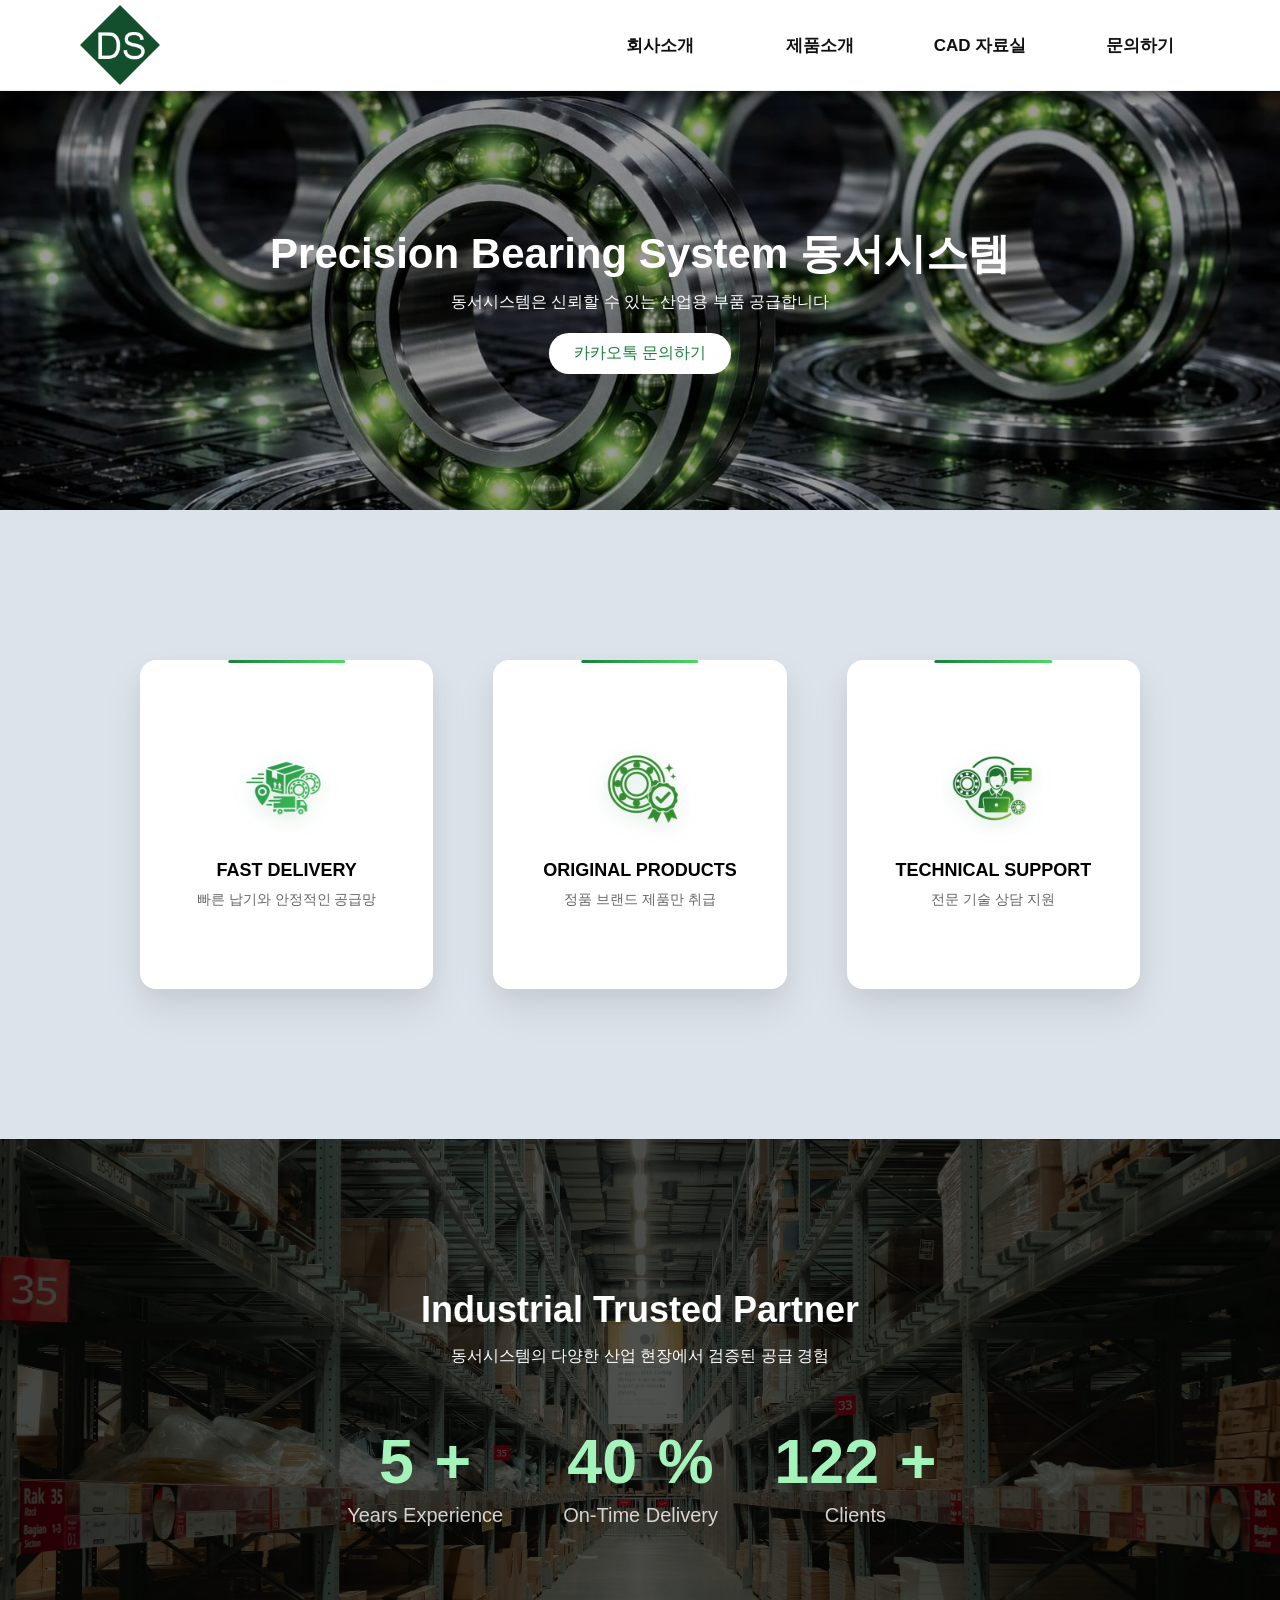
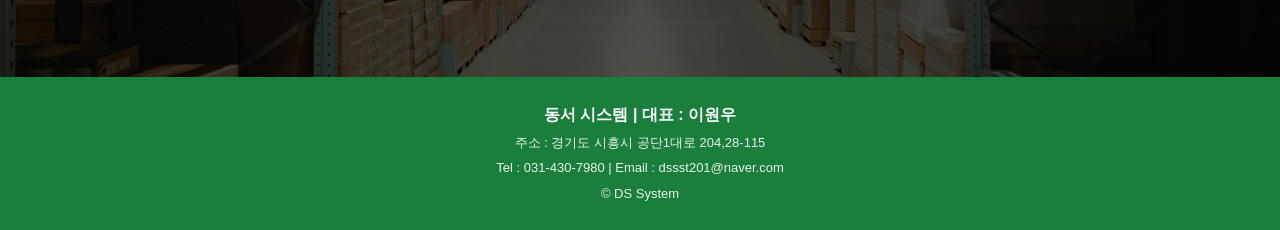
<file: index.html>
<!DOCTYPE html>
<html lang="ko">
<head>
  <meta charset="UTF-8">
  <meta name="viewport" content="width=device-width, initial-scale=1.0, maximum-scale=1.0, minimum-scale=1.0, user-scalable=no">
  <meta name="format-detection" content="telephone=no, address=no, email=no">
  <meta name="google-site-verification" content="psguW5_F-u8g39ClgUX0Q4F6diW3xTEKmEL4NUo_5Ns" />
  <meta name="naver-site-verification" content="993727caa8ca08142eeb40a949b4b190dd751684" />
  <meta property="og:site_name" content="동서시스템">
  <link rel="canonical" href="https://ds-bearing.github.io/">
  <meta property="og:title" content="동서시스템 DS System | 산업용 베어링 · LM가이드 전문">
  <meta property="og:description" content="산업용 부품 납품의 모든 것, 신속하고 정확한 DS System입니다.">
  <meta property="og:url" content="https://ds-bearing.github.io/">
  <meta property="og:type" content="website">
  <meta name="robots" content="index,follow">
  <meta name="keywords" content="동서시스템, DS System, 안산 베어링, 시화 베어링, 베어링 납품, SBC LINEAR, TBI, PMI, CPC, THK, REXROTH, 스피드가이드, 커플링, 로크너트, 파워록, 산업용베어링, LM가이드, 볼스크류, 부품유통">
  <meta name="description" content="산업용 베어링·LM가이드 공급 전문 업체 | 동서시스템 DS System">
  <title>산업용 베어링·LM가이드·자동화부품 공급 전문 | 동서시스템</title>
  <link rel="stylesheet" href="css/main.css">
  <link rel="stylesheet" href="css/header.css">
  <link rel="stylesheet" href="css/footer.css">
  <link rel="icon" type="image/x-icon" href="favicon.ico">
  <link rel="icon" type="image/png" sizes="32x32" href="favicon-32x32.png">
  <link rel="icon" type="image/png" sizes="16x16" href="favicon-16x16.png">
  <link rel="apple-touch-icon" href="apple-touch-icon.png">
  <link rel="manifest" href="site.webmanifest">
</head>

<body>
<!-- HEADER -->
  <header class="header">
    <div class="header-wrap">
      <div class="logo-box">
        <a href="./index.html" class="logo"><span class="sr-only">동서시스템 DS System - SBC LINEAR 공식 대리점, THK, TBI, PMI, CPC, REXROTH 국내외 전 브랜드 베어링 납품. 
  LM가이드, 볼스크류, 스피드가이드, 커플링, 로크너트, 파워록 등 산업용 자동화 부품 종합 유통 전문.</span>DS System</a>
      </div>
      <button class="hamburger" aria-label="메뉴 열기">
        <span></span><span></span><span></span>
      </button>
      <ul class="main-menu">
        <li>
          <a href="#">회사소개 <span class="arrow">▼</span></a>
          <ul class="sub">
            <li><a href="sub/ceo.html">CEO 인사말</a></li>
            <li><a href="sub/ceo.html#location">오시는길</a></li>
          </ul>
        </li>
        <li>
          <a href="#">제품소개 <span class="arrow">▼</span></a>
          <ul class="sub">
            <li><a href="sub/sbc.html">SBC LINEAR</a></li>
            <li><a href="sub/tbi.html">TBI</a></li>
            <li><a href="sub/pmi.html">PMI</a></li>
            <li><a href="sub/cpc.html">CPC</a></li>
            <li><a href="sub/thk.html">THK</a></li>
            <li><a href="sub/re.html">REXROTH</a></li>
            <li><a href="sub/sp.html">스피드가이드</a></li>
            <li><a href="sub/cp.html">커플링</a></li>
            <li><a href="sub/ro.html">로크너트</a></li>
            <li><a href="sub/pa.html">파워록</a></li>
            <li><a href="sub/gi.html">기타취급품목</a></li>
          </ul>
        </li>
        <li><a href="#">CAD 자료실 <span class="arrow">▼</span></a><ul class="sub">
            <li><a href="sub/cad.html?category=lm_guide">LM가이드 CAD</a></li>
            <li><a href="sub/cad.html?category=ball_screw">볼스크류 CAD</a></li>
            <li><a href="sub/cad.html?category=git">기타제품 CAD</a></li>
          </ul></li>
        <li><a href="#" class="kt">문의하기 <span class="arrow">▼</span></a></li>
      </ul>
    </div>
    <div class="dropdown-bg"></div>
  </header>

<!-- HERO -->
<section class="hero">
  <div class="hero-content">
    <h1>Precision Bearing System 동서시스템</h1>
    <p>동서시스템은 신뢰할 수 있는 산업용 부품 공급합니다</p>
    <a href="#" class="btn kt">카카오톡 문의하기</a>
  </div>
</section>

<!-- FEATURES -->
<section class="section">
  <div class="container">
    <div class="card">
      <div class="icon icon-fast"></div>
      <h3>FAST DELIVERY</h3>
      <p>빠른 납기와 안정적인 공급망</p>
    </div>
    <div class="card">
      <div class="icon icon-quality"></div>
      <h3>ORIGINAL PRODUCTS</h3>
      <p>정품 브랜드 제품만 취급</p>
    </div>
    <div class="card">
      <div class="icon icon-support"></div>
      <h3>TECHNICAL SUPPORT</h3>
      <p>전문 기술 상담 지원</p>
    </div>
  </div>
</section>

<!-- TRUST -->
<section class="trust">
  <div class="trust-content">
    <h2 class="fade-up">Industrial Trusted Partner</h2>
    <p class="fade-up">동서시스템의 다양한 산업 현장에서 검증된 공급 경험</p>
    <div class="trust-stats fade-up">
      <div class="stat">
        <h3>
          <span class="count" data-target="13">0</span>
          <span class="suffix">+</span>
        </h3>
        <span>Years Experience</span>
      </div>
      <div class="stat">
        <h3>
          <span class="count" data-target="99">0</span>
          <span class="suffix">%</span>
        </h3>
        <span>On-Time Delivery</span>
      </div>
      <div class="stat">
        <h3>
          <span class="count" data-target="300">0</span>
          <span class="suffix">+</span>
        </h3>
        <span>Clients</span>
      </div>

    </div>
  </div>
</section>

<!-- FOOTER -->
<footer class="footer">
  <div class="footer-container">
    <p class="company">동서 시스템 | 대표 : 이원우</p>
    <p class="address">주소 : 경기도 시흥시 공단1대로 204,28-115</p>
    <p class="contact">Tel : 031-430-7980 | Email : dssst201@naver.com</p>
    <p class="copyright">© DS System</p>
  </div>
</footer>
</body>

<script src="js/js.js"></script>
<script src="js/header.js"></script>
</html>
</file>
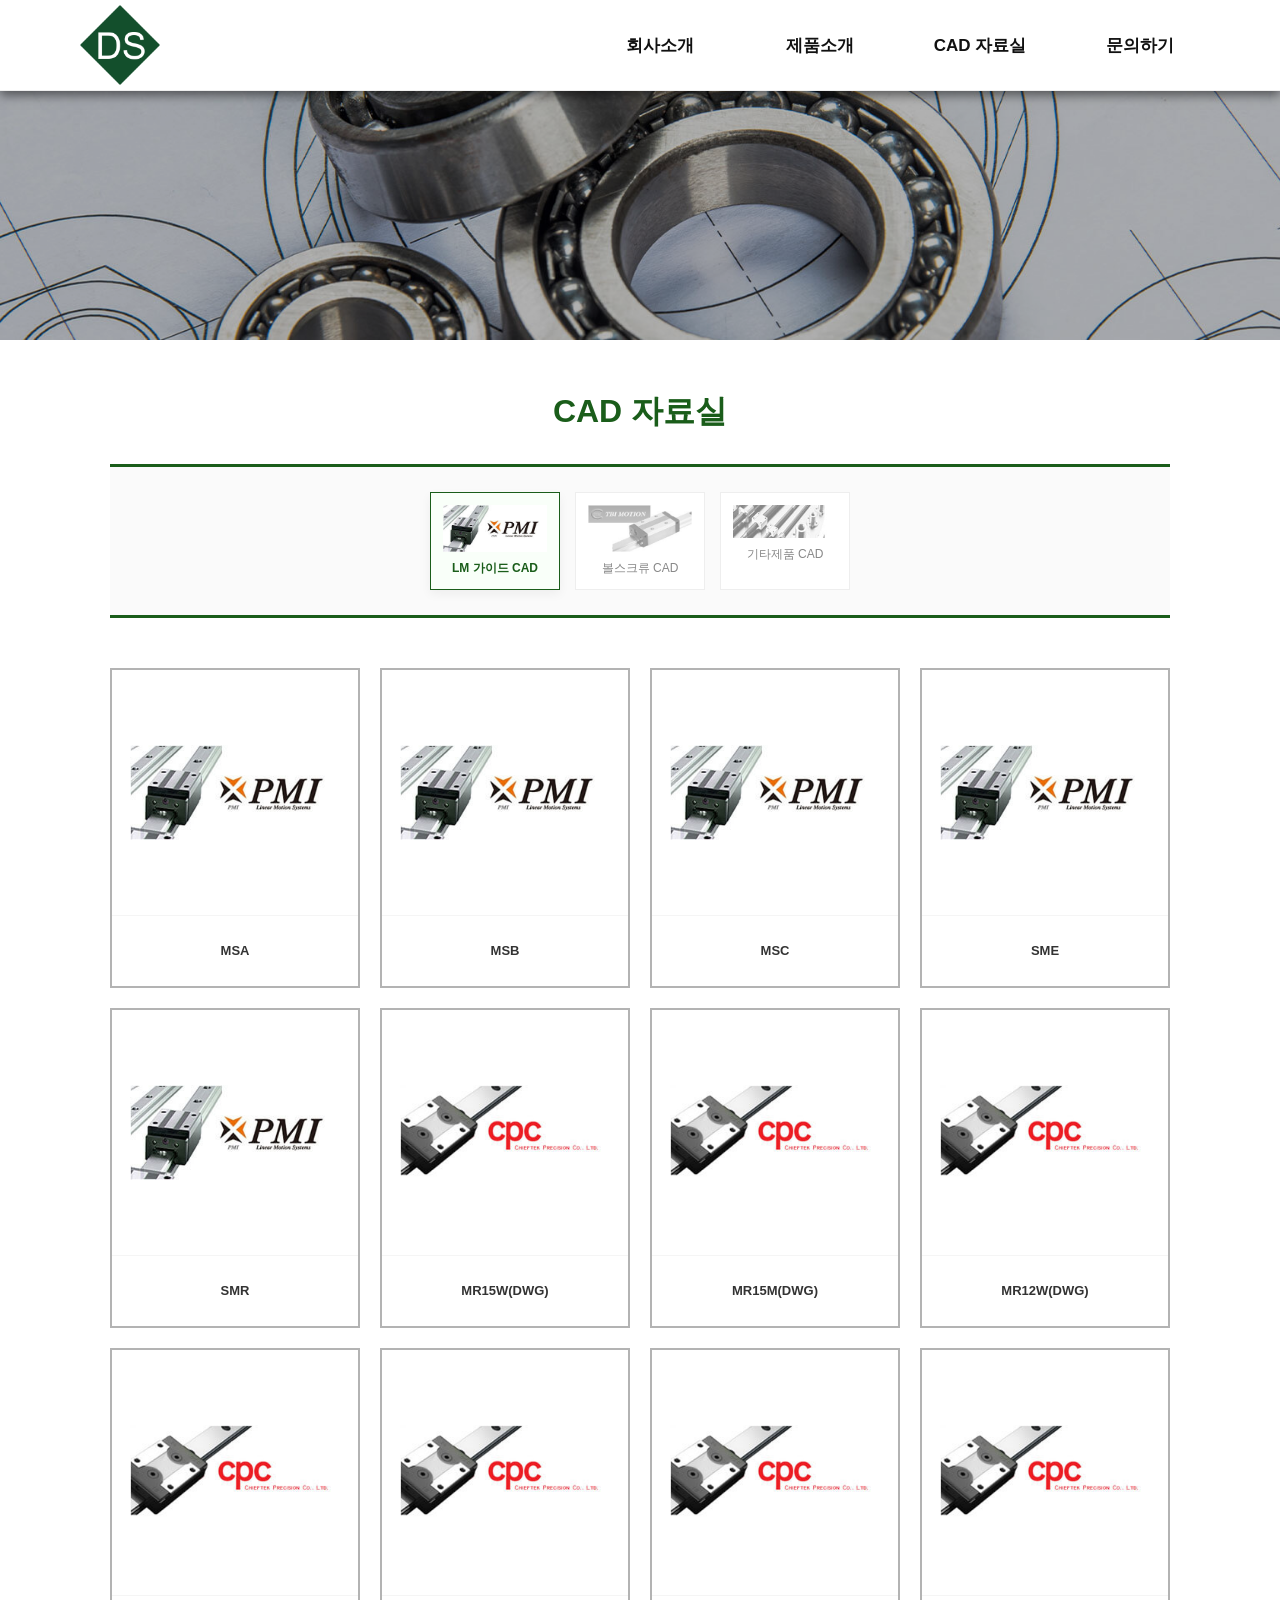
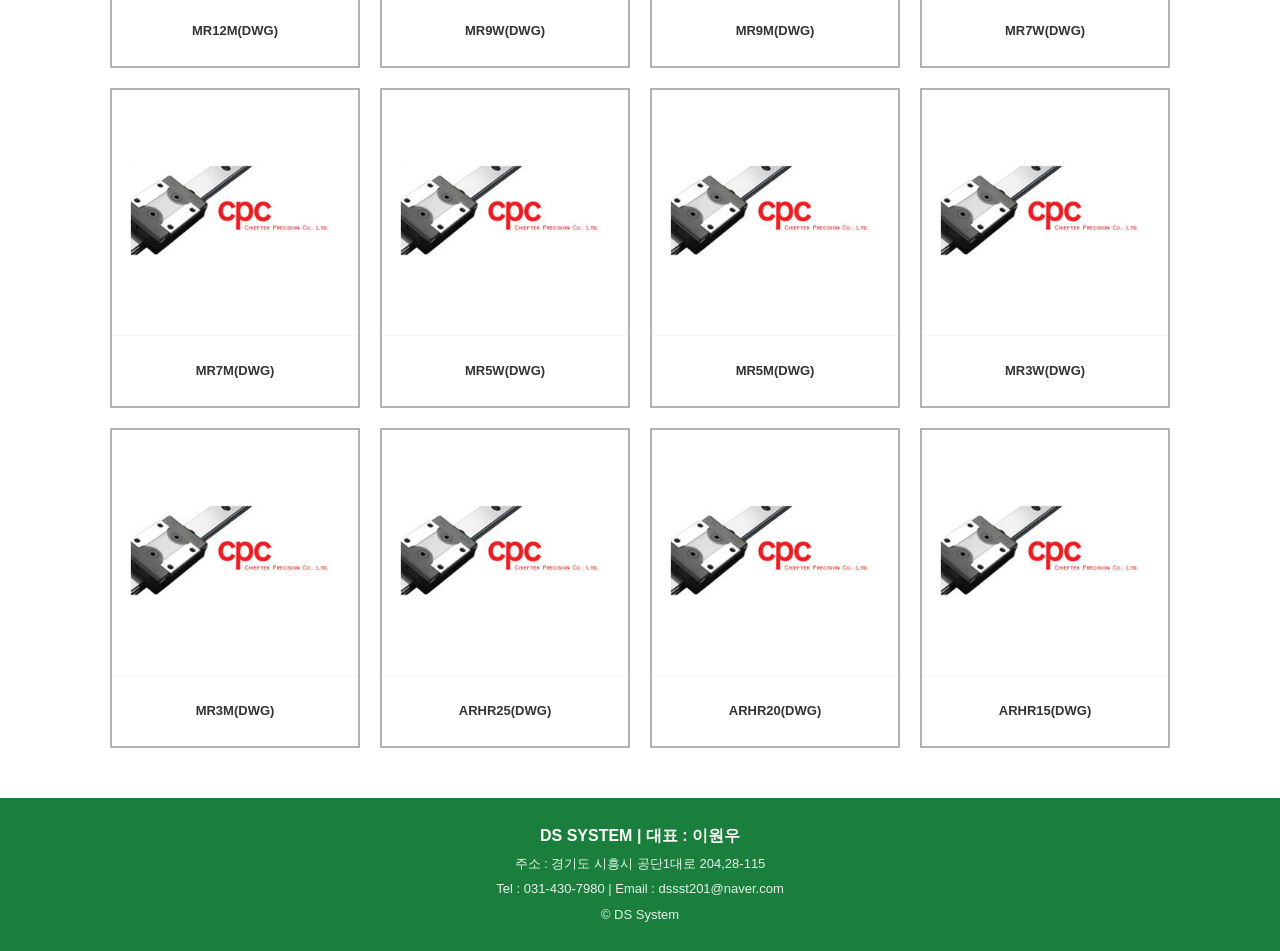
<file: sub/cad.html>
<!DOCTYPE html>
<html lang="ko">
<head>
  <meta charset="UTF-8">
  <meta name="viewport" content="width=device-width, initial-scale=1.0, maximum-scale=1.0, minimum-scale=1.0, user-scalable=no">
  <meta name="format-detection" content="telephone=no, address=no, email=no">
  <title>DS System - SBC LINEAR</title>
  <link rel="stylesheet" href="../css/sbc.css">
  <link rel="stylesheet" href="../css/header.css">
  <link rel="stylesheet" href="../css/footer.css">
</head>

<body>
  <header class="header">
    <div class="header-wrap">
      <div class="logo-box">
        <a href="../index.html" class="logo">DS System</a>
      </div>
      <button class="hamburger" aria-label="메뉴 열기">
        <span></span><span></span><span></span>
      </button>
      <ul class="main-menu">
        <li>
          <a href="#">회사소개 <span class="arrow">▼</span></a>
          <ul class="sub">
            <li><a href="ceo.html">CEO 인사말</a></li>
            <li><a href="ceo.html#location">오시는길</a></li>
          </ul>
        </li>
        <li>
          <a href="#">제품소개 <span class="arrow">▼</span></a>
          <ul class="sub">
            <li><a href="sbc.html">SBC LINEAR</a></li>
            <li><a href="tbi.html">TBI</a></li>
            <li><a href="pmi.html">PMI</a></li>
            <li><a href="cpc.html">CPC</a></li>
            <li><a href="thk.html">THK</a></li>
            <li><a href="re.html">REXROTH</a></li>
            <li><a href="sp.html">스피드가이드</a></li>
            <li><a href="cp.html">커플링</a></li>
            <li><a href="ro">로크너트</a></li>
            <li><a href="pa.html">파워록</a></li>
            <li><a href="gi.html">기타취급품목</a></li>
          </ul>
        </li>
        <li><a href="#">CAD 자료실 <span class="arrow">▼</span></a><ul class="sub">
            <li><a href="cad.html?category=lm_guide">LM가이드 CAD</a></li>
            <li><a href="cad.html?category=ball_screw">볼스크류 CAD</a></li>
            <li><a href="cad.html?category=git">기타제품 CAD</a></li>
          </ul></li>
        <li><a href="#" class="kt">문의하기 <span class="arrow">▼</span></a></li>
      </ul>
    </div>
    <div class="dropdown-bg"></div>
  </header>

  <div class="hero"></div>

  <section class="jp-container">
    <div class="jp-category-header">
        <h2 class="jp-category-title">CAD 자료실</h2>
    </div>
    <div class="jp-brand-filter" id="jp-brand-filter-area">
        <button class="jp-brand-item jp-on" data-category="lm_guide">
            <img src="../images/pmi.jpg" alt="LM 가이드 CAD">
            <span>LM 가이드 CAD</span>
        </button>
        <button class="jp-brand-item" data-category="ball_screw">
            <img src="../images/tbi.jpg" alt="볼스크류 CAD">
            <span>볼스크류 CAD</span>
        </button>
        <button class="jp-brand-item" data-category="git">
            <img src="../images/tm.jpg" alt="기타제품 CAD">
            <span>기타제품 CAD</span>
        </button>
    </div>
    <div class="jp-product-grid" id="jp-product-display"></div>
</section>

<footer class="footer">
  <div class="footer-container">
    <p class="company">DS SYSTEM | 대표 : 이원우</p>
    <p class="address">주소 : 경기도 시흥시 공단1대로 204,28-115</p>
    <p class="contact">Tel : 031-430-7980 | Email : dssst201@naver.com</p>
    <p class="copyright">© DS System</p>
  </div>
</footer>

<script src="../js/cad.js"></script>
<script src="../js/header.js"></script>
</body>
</html>
</file>
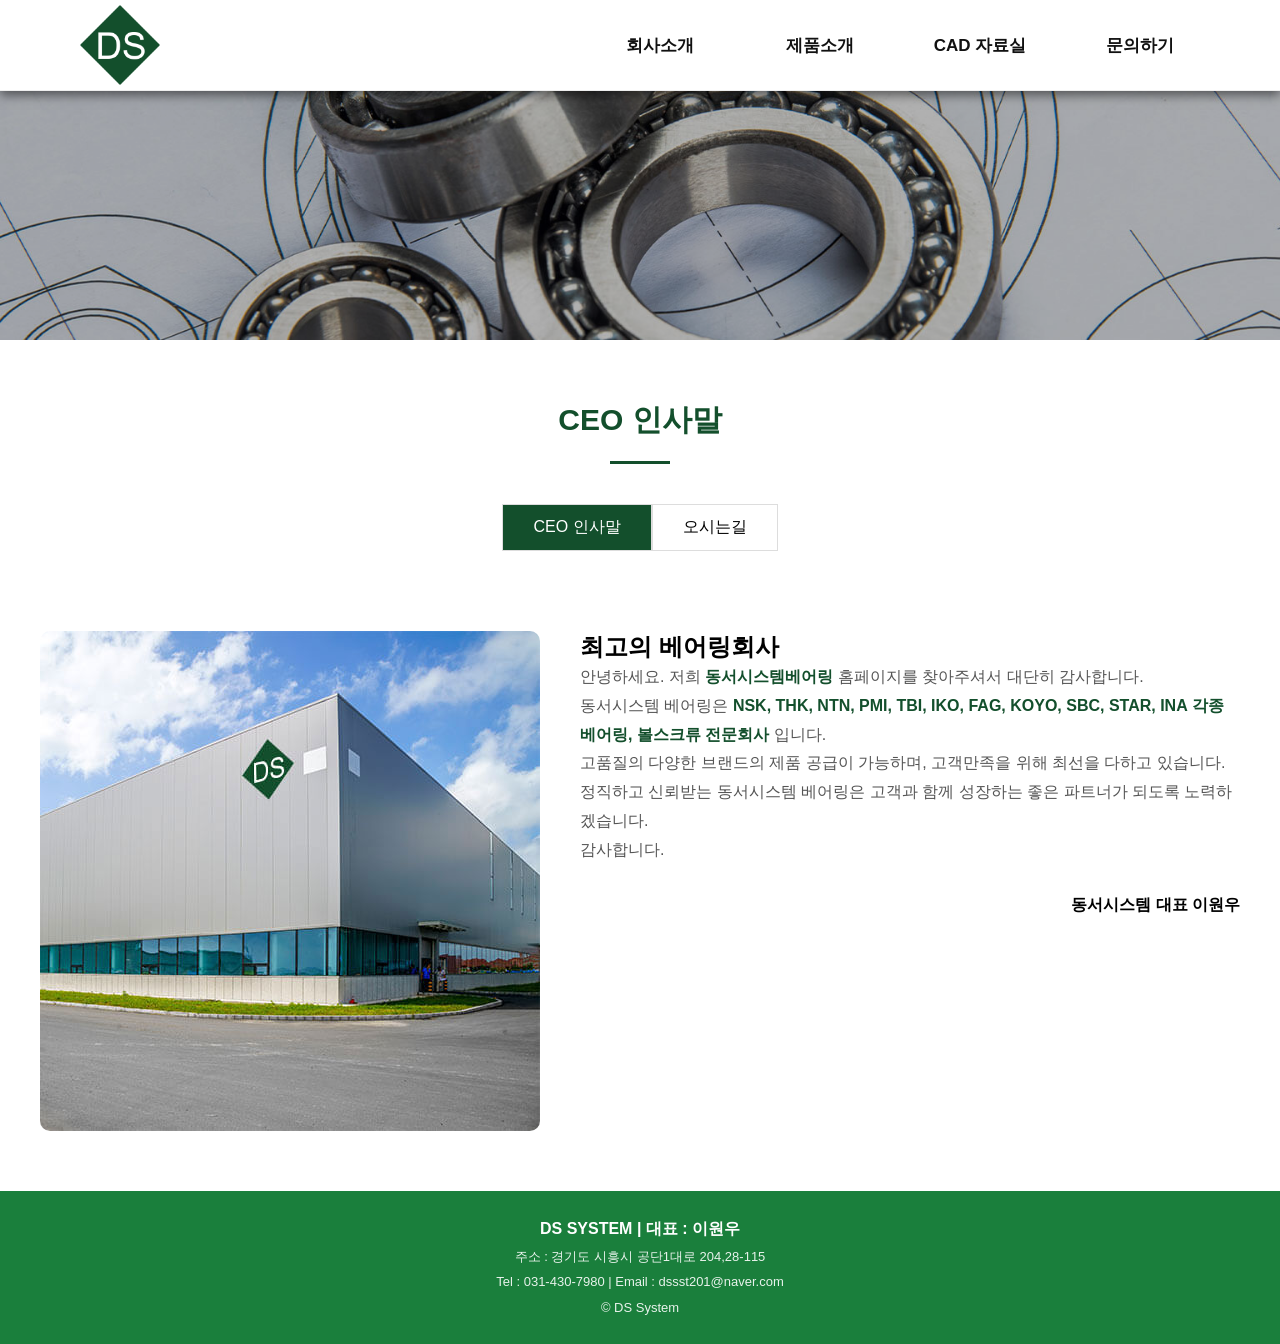
<file: sub/ceo.html>
<!DOCTYPE html>
<html lang="ko">
<head>
  <meta charset="UTF-8">
  <meta name="viewport" content="width=device-width, initial-scale=1.0, maximum-scale=1.0, minimum-scale=1.0, user-scalable=no">
  <meta name="format-detection" content="telephone=no, address=no, email=no">
  <title>DS System</title>
  <!-- CSS 연결 -->
  <link rel="stylesheet" href="../css/ceo.css">
  <link rel="stylesheet" href="../css/header.css">
  <link rel="stylesheet" href="../css/footer.css">
</head>

<body>
    <header class="header">
    <div class="header-wrap">
      <div class="logo-box">
        <a href="../index.html" class="logo">DS System</a>
      </div>
      <button class="hamburger" aria-label="메뉴 열기">
        <span></span><span></span><span></span>
      </button>
      <ul class="main-menu">
        <li>
          <a href="#">회사소개 <span class="arrow">▼</span></a>
          <ul class="sub">
            <li><a href="ceo.html">CEO 인사말</a></li>
            <li><a href="ceo.html#location">오시는길</a></li>
          </ul>
        </li>
        <li>
          <a href="#">제품소개 <span class="arrow">▼</span></a>
          <ul class="sub">
            <li><a href="sbc.html">SBC LINEAR</a></li>
            <li><a href="tbi.html">TBI</a></li>
            <li><a href="pmi.html">PMI</a></li>
            <li><a href="cpc.html">CPC</a></li>
            <li><a href="thk.html">THK</a></li>
            <li><a href="re.html">REXROTH</a></li>
            <li><a href="sp.html">스피드가이드</a></li>
            <li><a href="cp.html">커플링</a></li>
            <li><a href="ro">로크너트</a></li>
            <li><a href="pa.html">파워록</a></li>
            <li><a href="gi.html">기타취급품목</a></li>
          </ul>
        </li>
        <li><a href="#">CAD 자료실 <span class="arrow">▼</span></a>
        <ul class="sub">
            <li><a href="cad.html?category=lm_guide">LM가이드 CAD</a></li>
            <li><a href="cad.html?category=ball_screw">볼스크류 CAD</a></li>
            <li><a href="cad.html?category=git">기타제품 CAD</a></li>
          </ul></li>
        <li><a href="#" class="kt">문의하기 <span class="arrow">▼</span></a></li>
      </ul>
    </div>
    <div class="dropdown-bg"></div>
  </header>

  <section class="sub-page">
    <div class="hero"></div>
    <div class="container">
      <div class="title">CEO 인사말</div>
      <div class="line"></div>
      <!-- 탭 -->
      <div class="tabs">
        <div class="tab-btn active" data-tab="greeting">CEO 인사말</div>
        <div class="tab-btn" data-tab="location">오시는길</div>
      </div>
      <!-- 인사말 -->
      <div class="tab-content active" id="greeting">
        <div class="greeting-wrap">
          <div class="img-box"></div>
          <div class="text-box">
            <h2>최고의 베어링회사</h2>
            <p class="greeting-text">
              안녕하세요. 저희 <strong>동서시스템베어링</strong> 홈페이지를 찾아주셔서 대단히 감사합니다.<br>
              동서시스템 베어링은 
              <strong>NSK, THK, NTN, PMI, TBI, IKO, FAG, KOYO, SBC, STAR, INA 각종 베어링, 볼스크류 전문회사</strong>
              입니다.<br>
              고품질의 다양한 브랜드의 제품 공급이 가능하며, 고객만족을 위해 최선을 다하고 있습니다.<br>
              정직하고 신뢰받는 동서시스템 베어링은 고객과 함께 성장하는 좋은 파트너가 되도록 노력하겠습니다.<br>
              감사합니다.
            </p>
            <div class="signature">
              <strong>동서시스템 대표 이원우</strong>
            </div>
          </div>
        </div>
      </div>
      <!-- 오시는길 -->
      <div class="tab-content" id="location">
        <div class="map-box">
          <iframe 
            src="https://www.google.com/maps?q=경기도%20시흥시%20공단1대로%20204&output=embed"
            width="100%" 
            height="100%" 
            style="border:0;" 
            allowfullscreen="" 
            loading="lazy">
          </iframe>
        </div>
        <div class="info">📍 경기도 시흥시 공단1대로 204, 28-115</div>
        <div class="info">🚌 공구상가.문화발전소창공 정류장 하차 - 도보 5분 , 유통상가 정류장 하차 - 도보 5분</div>
        <div class="info">🚆 정왕역 4호선 하차 - 정왕역환승센터 정류장 11-A승차 - 유통상가 정류장 하차 - 도보 5분</div>
      </div>
    </div>
</section>

<footer class="footer">
  <div class="footer-container">
    <p class="company">DS SYSTEM | 대표 : 이원우</p>
    <p class="address">주소 : 경기도 시흥시 공단1대로 204,28-115</p>
    <p class="contact">Tel : 031-430-7980 | Email : dssst201@naver.com</p>
    <p class="copyright">© DS System</p>
  </div>
</footer>

</body>
<!-- JS 연결 -->
<script src="../js/ceo.js"></script>
<script src="../js/header.js"></script>
</html>
</file>
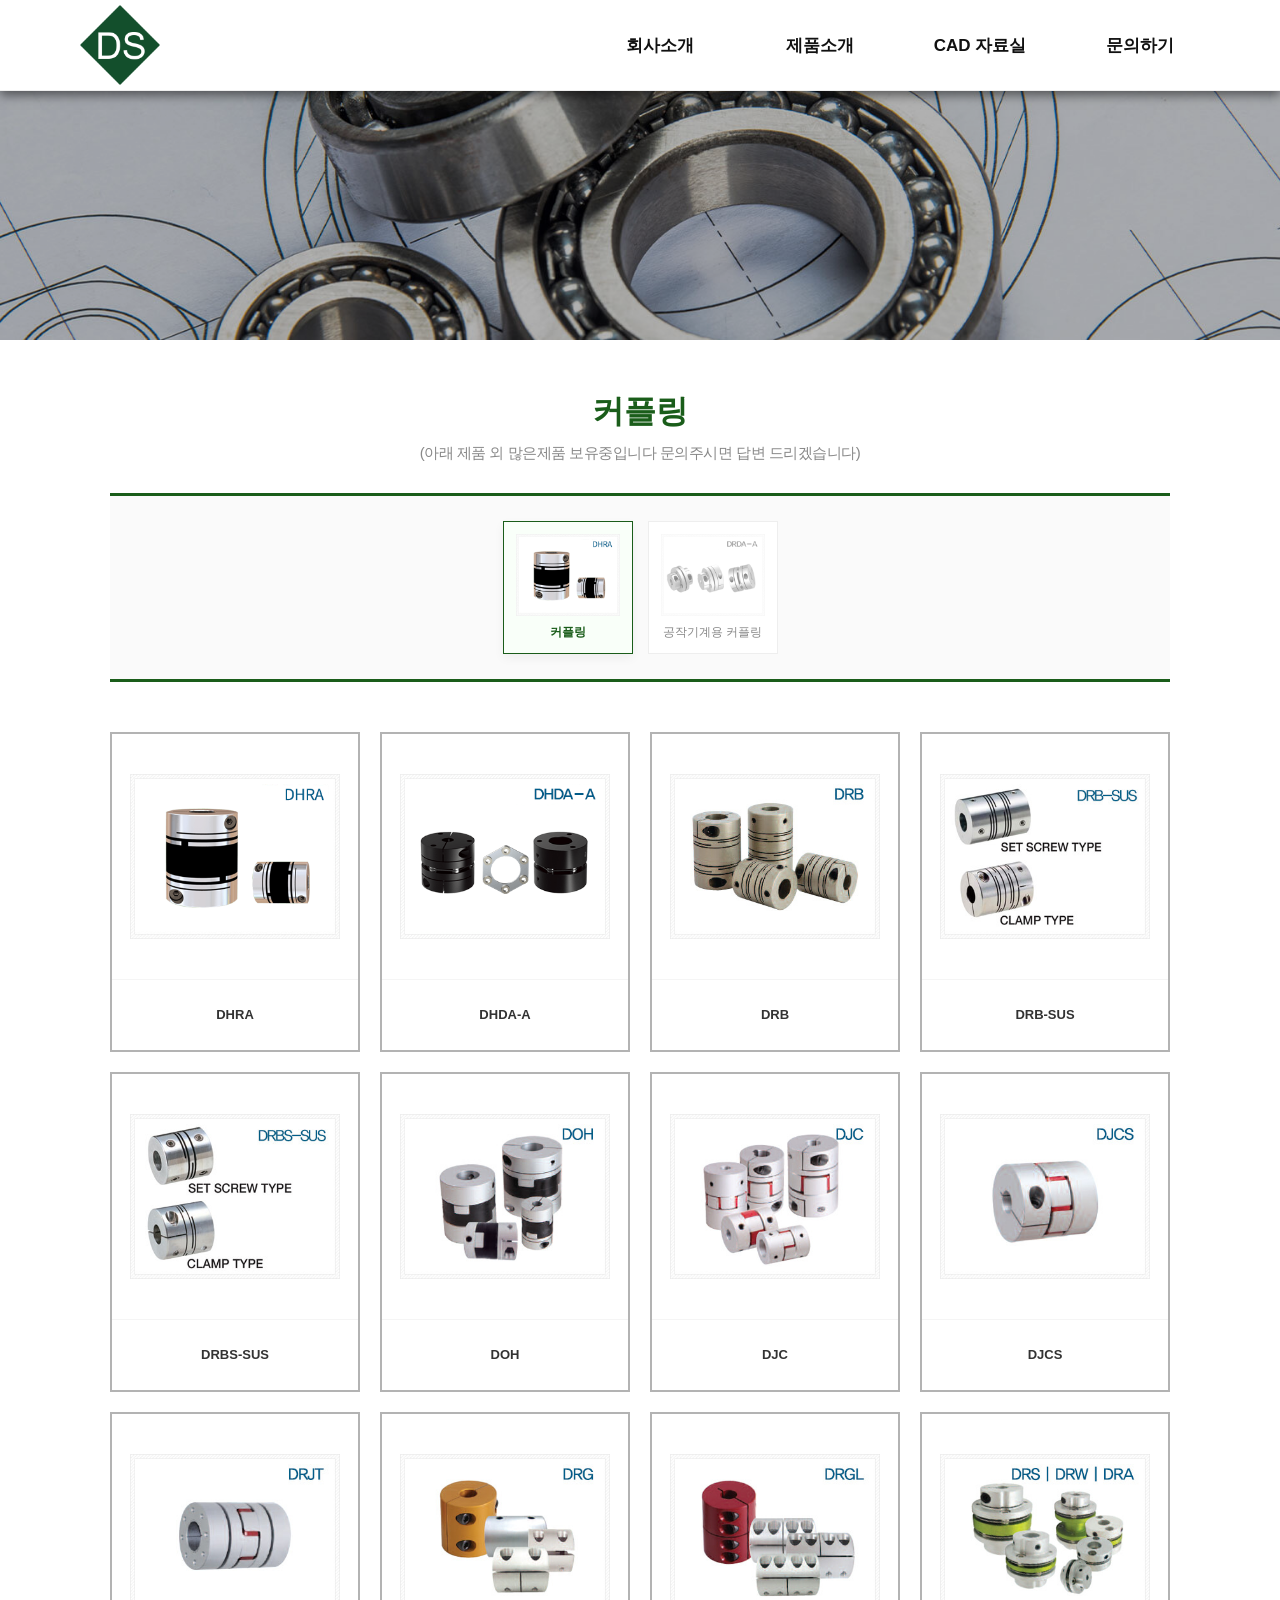
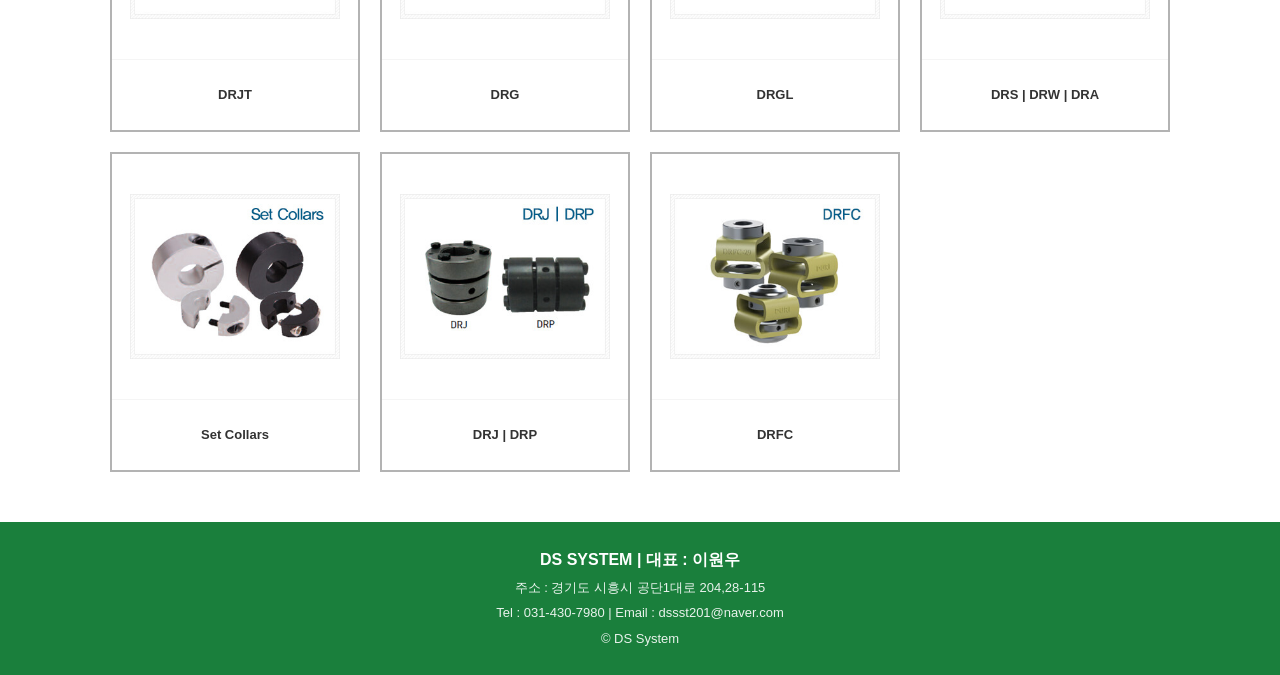
<file: sub/cp.html>
<!DOCTYPE html>
<html lang="ko">
<head>
  <meta charset="UTF-8">
  <meta name="viewport" content="width=device-width, initial-scale=1.0, maximum-scale=1.0, minimum-scale=1.0, user-scalable=no">
  <meta name="format-detection" content="telephone=no, address=no, email=no">
  <title>DS System - SBC LINEAR</title>
  <link rel="stylesheet" href="../css/sbc.css">
  <link rel="stylesheet" href="../css/header.css">
  <link rel="stylesheet" href="../css/footer.css">
</head>

<body>
  <header class="header">
    <div class="header-wrap">
      <div class="logo-box">
        <a href="../index.html" class="logo">DS System</a>
      </div>
      <button class="hamburger" aria-label="메뉴 열기">
        <span></span><span></span><span></span>
      </button>
      <ul class="main-menu">
        <li>
          <a href="#">회사소개 <span class="arrow">▼</span></a>
          <ul class="sub">
            <li><a href="ceo.html">CEO 인사말</a></li>
            <li><a href="ceo.html#location">오시는길</a></li>
          </ul>
        </li>
        <li>
          <a href="#">제품소개 <span class="arrow">▼</span></a>
          <ul class="sub">
            <li><a href="sbc.html">SBC LINEAR</a></li>
            <li><a href="tbi.html">TBI</a></li>
            <li><a href="pmi.html">PMI</a></li>
            <li><a href="cpc.html">CPC</a></li>
            <li><a href="thk.html">THK</a></li>
            <li><a href="re.html">REXROTH</a></li>
            <li><a href="sp.html">스피드가이드</a></li>
            <li><a href="cp.html">커플링</a></li>
            <li><a href="ro">로크너트</a></li>
            <li><a href="pa.html">파워록</a></li>
            <li><a href="gi.html">기타취급품목</a></li>
          </ul>
        </li>
        <li><a href="#">CAD 자료실 <span class="arrow">▼</span></a></li>
        <li><a href="#" class="kt">문의하기 <span class="arrow">▼</span></a><ul class="sub">
            <li><a href="cad.html?category=lm_guide">LM가이드 CAD</a></li>
            <li><a href="cad.html?category=ball_screw">볼스크류 CAD</a></li>
            <li><a href="cad.html?category=git">기타제품 CAD</a></li>
          </ul></li>
      </ul>
    </div>
    <div class="dropdown-bg"></div>
  </header>

  <div class="hero"></div>

  <section class="jp-container">
    <div class="jp-category-header">
        <h2 class="jp-category-title">커플링</h2>
        <p class="jp-category-subtitle">(아래 제품 외 많은제품 보유중입니다 문의주시면 답변 드리겠습니다)</p>
    </div>
    <div class="jp-brand-filter" id="jp-brand-filter-area">
        <button class="jp-brand-item jp-on" data-category="lm_guide">
            <img src="../images/dhra.jpg" alt="커플링">
            <span>커플링</span>
        </button>
        <button class="jp-brand-item" data-category="ball_screw">
            <img src="../images/drda-a.jpg" alt="공작기계용 커플링">
            <span>공작기계용 커플링</span>
        </button>
        </div>
    <div class="jp-product-grid" id="jp-product-display">
        </div>
</section>

<footer class="footer">
  <div class="footer-container">
    <p class="company">DS SYSTEM | 대표 : 이원우</p>
    <p class="address">주소 : 경기도 시흥시 공단1대로 204,28-115</p>
    <p class="contact">Tel : 031-430-7980 | Email : dssst201@naver.com</p>
    <p class="copyright">© DS System</p>
  </div>
</footer>

<script src="../js/cp.js"></script>
<script src="../js/header.js"></script>
</body>
</html>
</file>
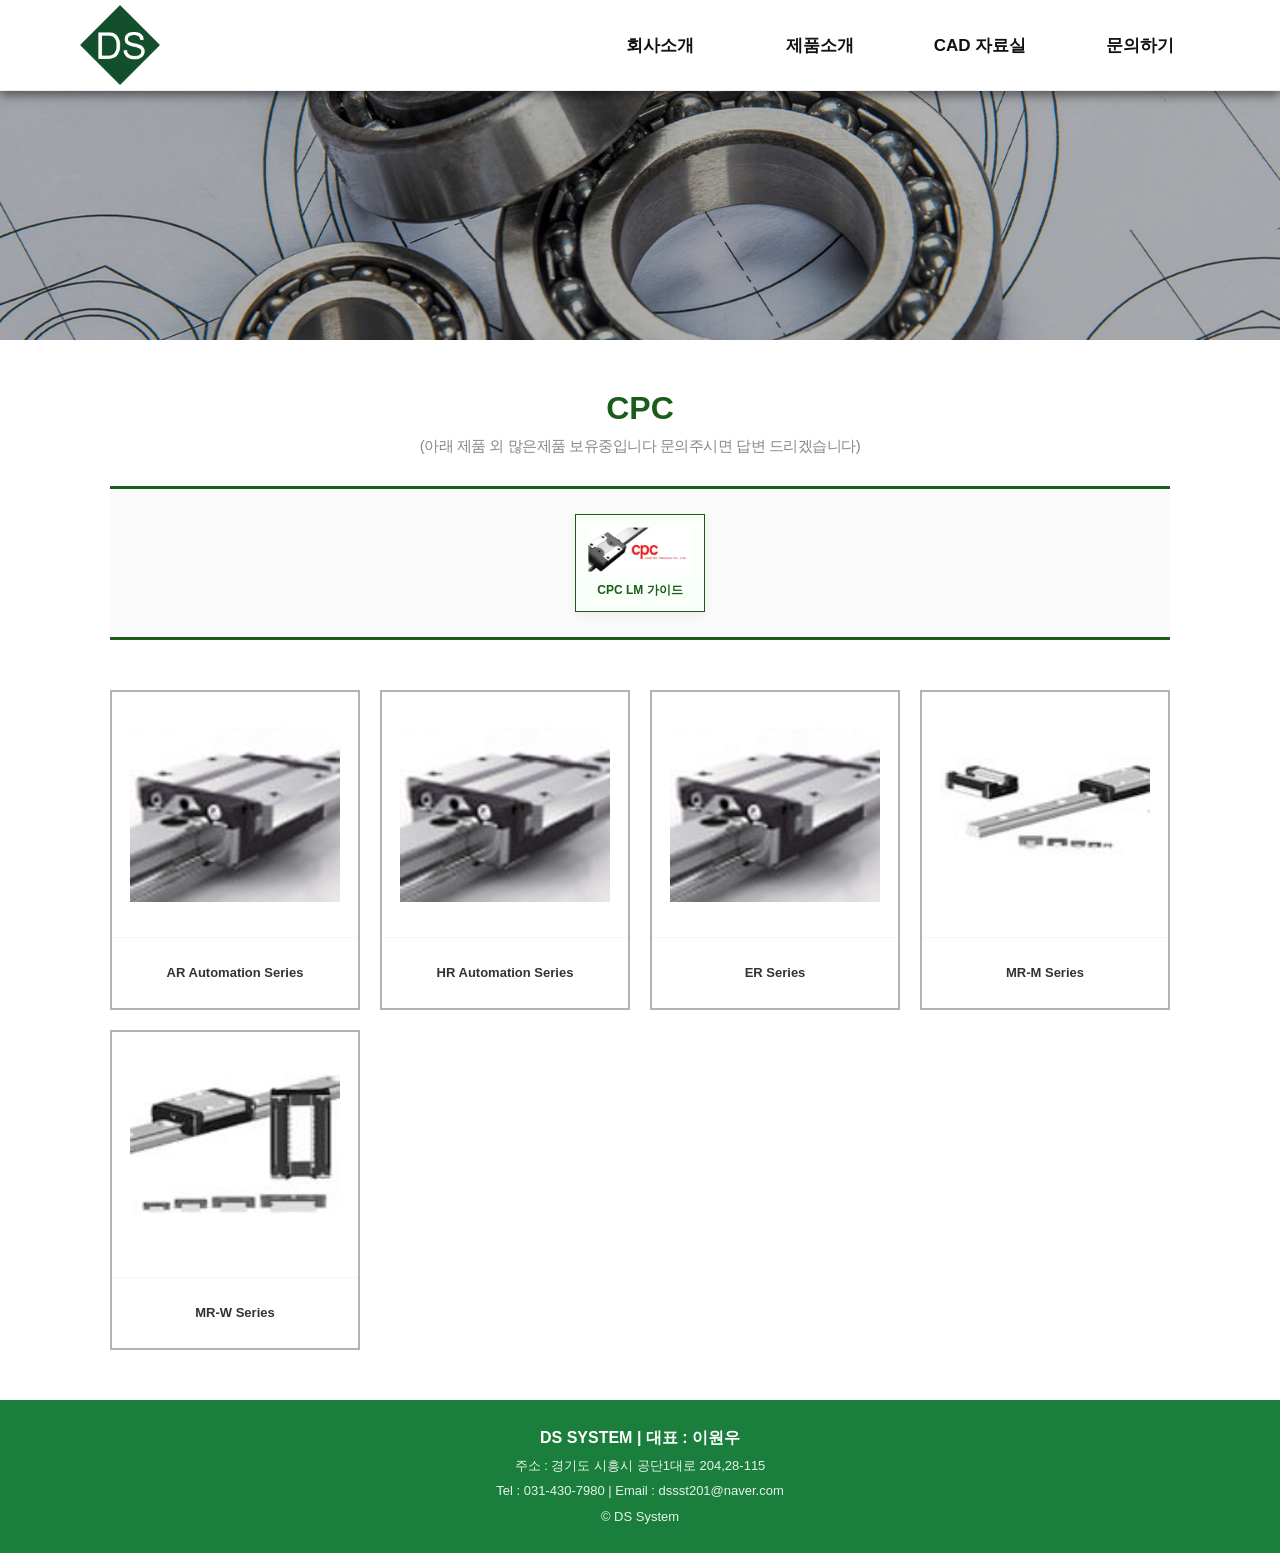
<file: sub/cpc.html>
<!DOCTYPE html>
<html lang="ko">
<head>
  <meta charset="UTF-8">
  <meta name="viewport" content="width=device-width, initial-scale=1.0, maximum-scale=1.0, minimum-scale=1.0, user-scalable=no">
  <meta name="format-detection" content="telephone=no, address=no, email=no">
  <title>DS System - SBC LINEAR</title>
  <link rel="stylesheet" href="../css/sbc.css">
  <link rel="stylesheet" href="../css/header.css">
  <link rel="stylesheet" href="../css/footer.css">
</head>

<body>
  <header class="header">
    <div class="header-wrap">
      <div class="logo-box">
        <a href="../index.html" class="logo">DS System</a>
      </div>
      <button class="hamburger" aria-label="메뉴 열기">
        <span></span><span></span><span></span>
      </button>
      <ul class="main-menu">
        <li>
          <a href="#">회사소개 <span class="arrow">▼</span></a>
          <ul class="sub">
            <li><a href="ceo.html">CEO 인사말</a></li>
            <li><a href="ceo.html#location">오시는길</a></li>
          </ul>
        </li>
        <li>
          <a href="#">제품소개 <span class="arrow">▼</span></a>
          <ul class="sub">
            <li><a href="sbc.html">SBC LINEAR</a></li>
            <li><a href="tbi.html">TBI</a></li>
            <li><a href="pmi.html">PMI</a></li>
            <li><a href="cpc.html">CPC</a></li>
            <li><a href="thk.html">THK</a></li>
            <li><a href="re.html">REXROTH</a></li>
            <li><a href="sp.html">스피드가이드</a></li>
            <li><a href="cp.html">커플링</a></li>
            <li><a href="ro">로크너트</a></li>
            <li><a href="pa.html">파워록</a></li>
            <li><a href="gi.html">기타취급품목</a></li>
          </ul>
        </li>
        <li>
          <a href="#">CAD 자료실 <span class="arrow">▼</span></a>
          <ul class="sub">
            <li><a href="cad.html?category=lm_guide">LM가이드 CAD</a></li>
            <li><a href="cad.html?category=ball_screw">볼스크류 CAD</a></li>
            <li><a href="cad.html?category=git">기타제품 CAD</a></li>
          </ul>
        </li>
        <li><a href="#" class="kt">문의하기 <span class="arrow">▼</span></a></li>
      </ul>
    </div>
    <div class="dropdown-bg"></div>
  </header>

  <div class="hero"></div>

  <section class="jp-container">
    <div class="jp-category-header">
        <h2 class="jp-category-title">CPC</h2>
        <p class="jp-category-subtitle">(아래 제품 외 많은제품 보유중입니다 문의주시면 답변 드리겠습니다)</p>
    </div>
    <div class="jp-brand-filter" id="jp-brand-filter-area">
        <button class="jp-brand-item jp-on" data-category="lm_guide">
            <img src="../images/cpc.jpg" alt="CPC LM 가이드">
            <span>CPC LM 가이드</span>
        </button>
        </div>
    <div class="jp-product-grid" id="jp-product-display">
        </div>
</section>

<footer class="footer">
  <div class="footer-container">
    <p class="company">DS SYSTEM | 대표 : 이원우</p>
    <p class="address">주소 : 경기도 시흥시 공단1대로 204,28-115</p>
    <p class="contact">Tel : 031-430-7980 | Email : dssst201@naver.com</p>
    <p class="copyright">© DS System</p>
  </div>
</footer>

<script src="../js/cpc.js"></script>
<script src="../js/header.js"></script>
</body>
</html>
</file>
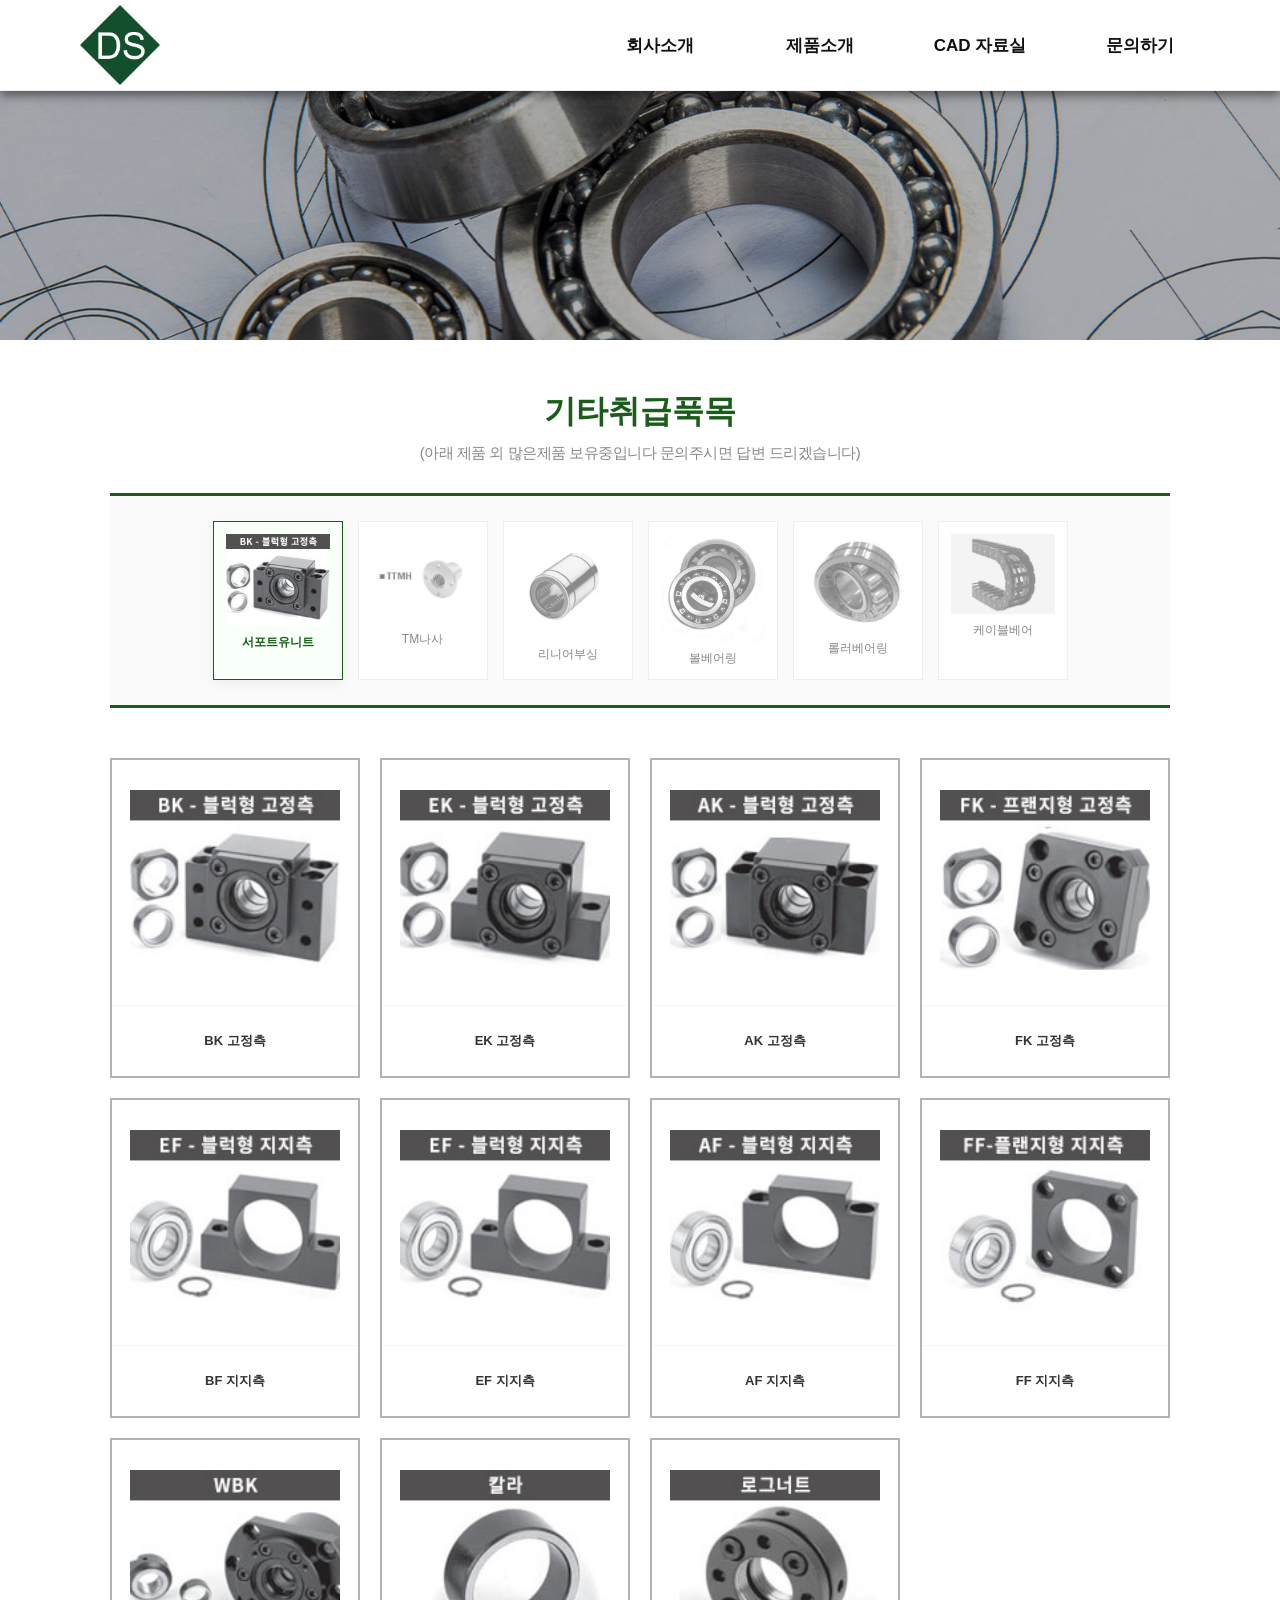
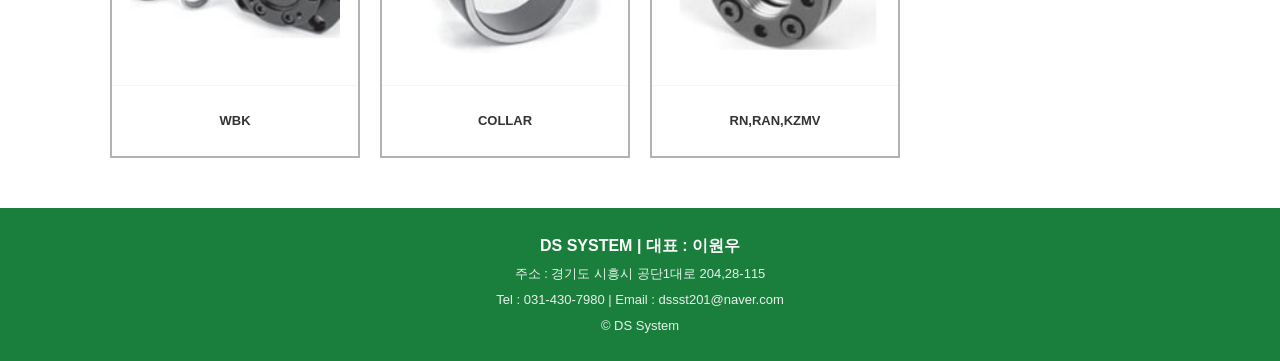
<file: sub/gi.html>
<!DOCTYPE html>
<html lang="ko">
<head>
  <meta charset="UTF-8">
  <meta name="viewport" content="width=device-width, initial-scale=1.0, maximum-scale=1.0, minimum-scale=1.0, user-scalable=no">
  <meta name="format-detection" content="telephone=no, address=no, email=no">
  <title>DS System - SBC LINEAR</title>
  <link rel="stylesheet" href="../css/sbc.css">
  <link rel="stylesheet" href="../css/header.css">
  <link rel="stylesheet" href="../css/footer.css">
</head>

<body>
  <header class="header">
    <div class="header-wrap">
      <div class="logo-box">
        <a href="../index.html" class="logo">DS System</a>
      </div>
      <button class="hamburger" aria-label="메뉴 열기">
        <span></span><span></span><span></span>
      </button>
      <ul class="main-menu">
        <li>
          <a href="#">회사소개 <span class="arrow">▼</span></a>
          <ul class="sub">
            <li><a href="ceo.html">CEO 인사말</a></li>
            <li><a href="ceo.html#location">오시는길</a></li>
          </ul>
        </li>
        <li>
          <a href="#">제품소개 <span class="arrow">▼</span></a>
          <ul class="sub">
            <li><a href="sbc.html">SBC LINEAR</a></li>
            <li><a href="tbi.html">TBI</a></li>
            <li><a href="pmi.html">PMI</a></li>
            <li><a href="cpc.html">CPC</a></li>
            <li><a href="thk.html">THK</a></li>
            <li><a href="re.html">REXROTH</a></li>
            <li><a href="sp.html">스피드가이드</a></li>
            <li><a href="cp.html">커플링</a></li>
            <li><a href="ro">로크너트</a></li>
            <li><a href="pa.html">파워록</a></li>
            <li><a href="gi.html">기타취급품목</a></li>
          </ul>
        </li>
        <li><a href="#">CAD 자료실 <span class="arrow">▼</span></a><ul class="sub">
            <li><a href="cad.html?category=lm_guide">LM가이드 CAD</a></li>
            <li><a href="cad.html?category=ball_screw">볼스크류 CAD</a></li>
            <li><a href="cad.html?category=git">기타제품 CAD</a></li>
          </ul></li>
        <li><a href="#" class="kt">문의하기 <span class="arrow">▼</span></a></li>
      </ul>
    </div>
    <div class="dropdown-bg"></div>
  </header>

  <div class="hero"></div>

  <section class="jp-container">
    <div class="jp-category-header">
        <h2 class="jp-category-title">기타취급푹목</h2>
        <p class="jp-category-subtitle">(아래 제품 외 많은제품 보유중입니다 문의주시면 답변 드리겠습니다)</p>
    </div>
    <div class="jp-brand-filter" id="jp-brand-filter-area">
        <button class="jp-brand-item jp-on" data-category="lm_guide">
            <img src="../images/bk.jpg" alt="서포트유니트">
            <span>서포트유니트</span>
        </button>
        <button class="jp-brand-item" data-category="ball_screw">
            <img src="../images/ttmh.jpg" alt="TM나사">
            <span>TM나사</span>
        </button>
        <button class="jp-brand-item" data-category="re">
            <img src="../images/lm.jpg" alt="리니어부싱">
            <span>리니어부싱</span>
        </button>
        <button class="jp-brand-item" data-category="boll">
            <img src="../images/boll1.jpg" alt="볼베어링">
            <span>볼베어링</span>
        </button>
        <button class="jp-brand-item" data-category="lol">
            <img src="../images/lolboll1.jpg" alt="롤러베어링">
            <span>롤러베어링</span>
        </button>
        <button class="jp-brand-item" data-category="k">
            <img src="../images/k3.jpg" alt="케이블베어">
            <span>케이블베어</span>
        </button>
        </div>
    <div class="jp-product-grid" id="jp-product-display">
        </div>
</section>

<footer class="footer">
  <div class="footer-container">
    <p class="company">DS SYSTEM | 대표 : 이원우</p>
    <p class="address">주소 : 경기도 시흥시 공단1대로 204,28-115</p>
    <p class="contact">Tel : 031-430-7980 | Email : dssst201@naver.com</p>
    <p class="copyright">© DS System</p>
  </div>
</footer>

<script src="../js/gi.js"></script>
<script src="../js/header.js"></script>
</body>
</html>
</file>
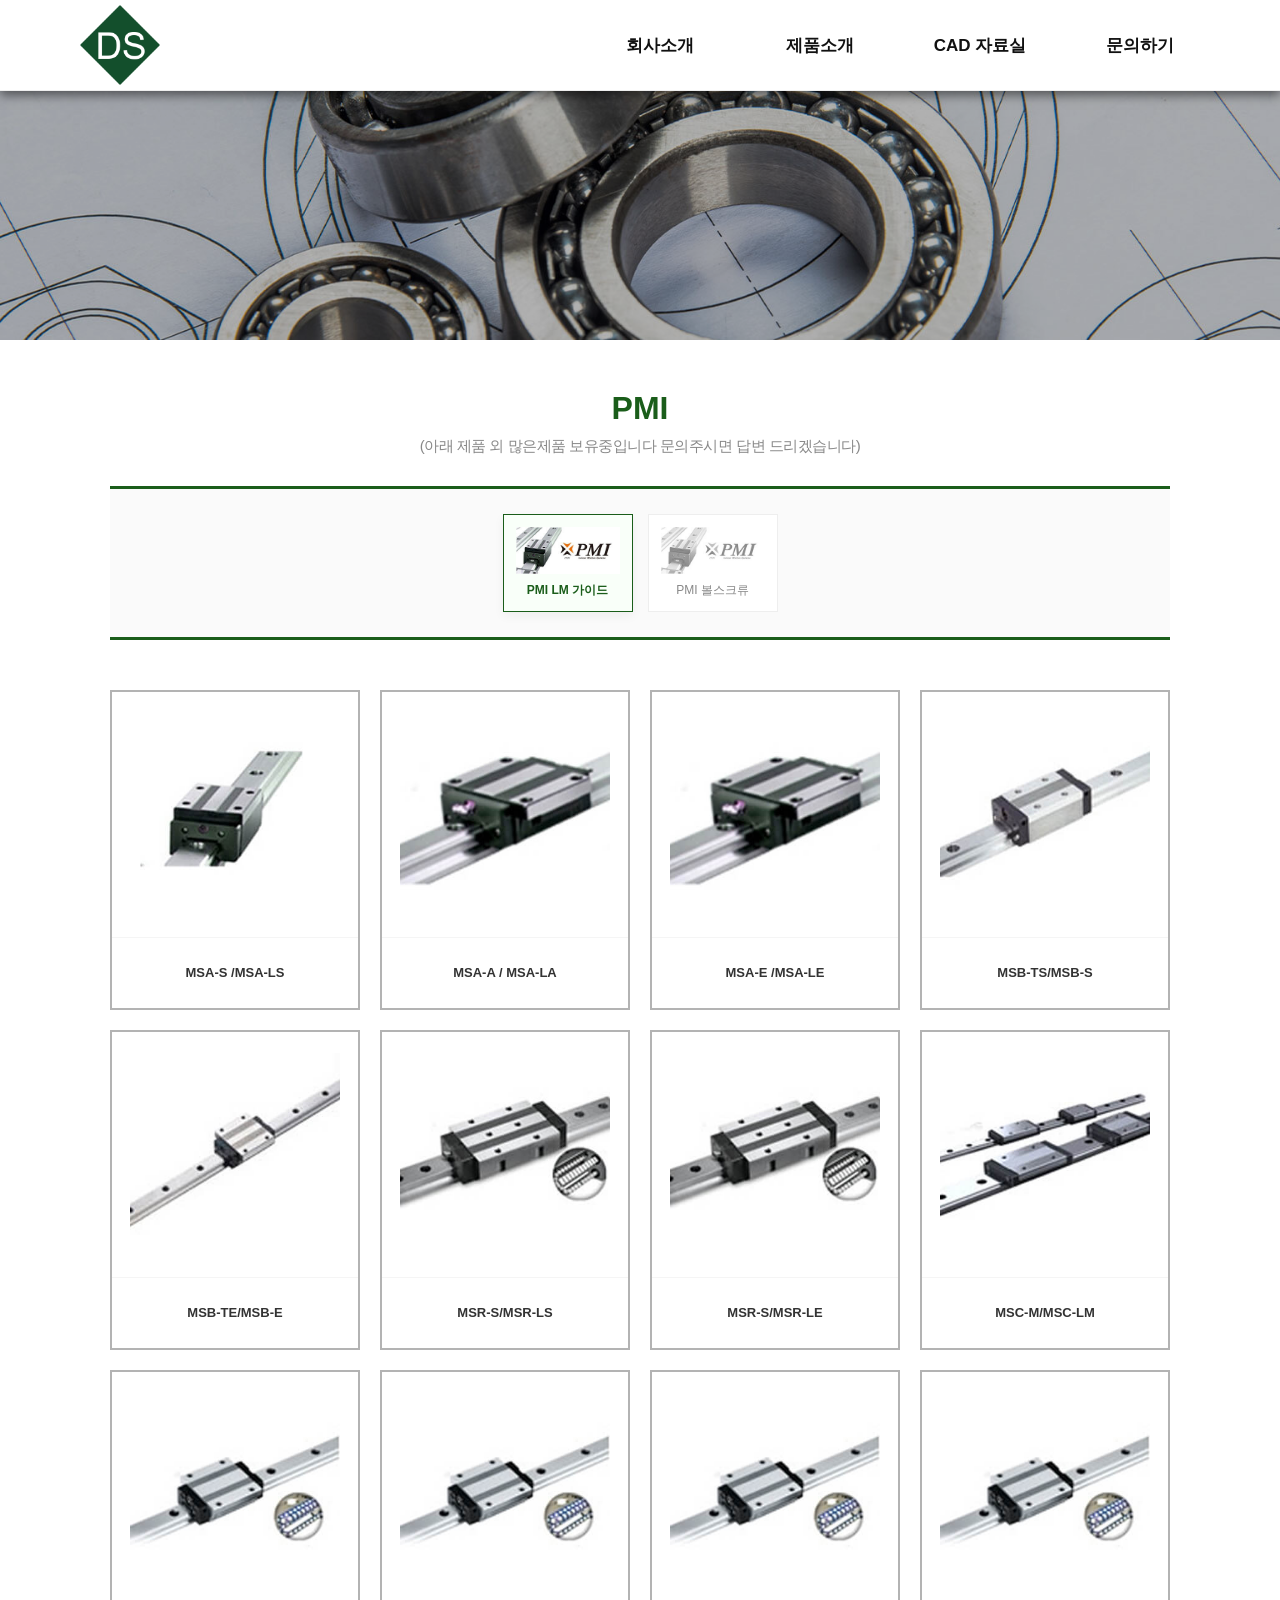
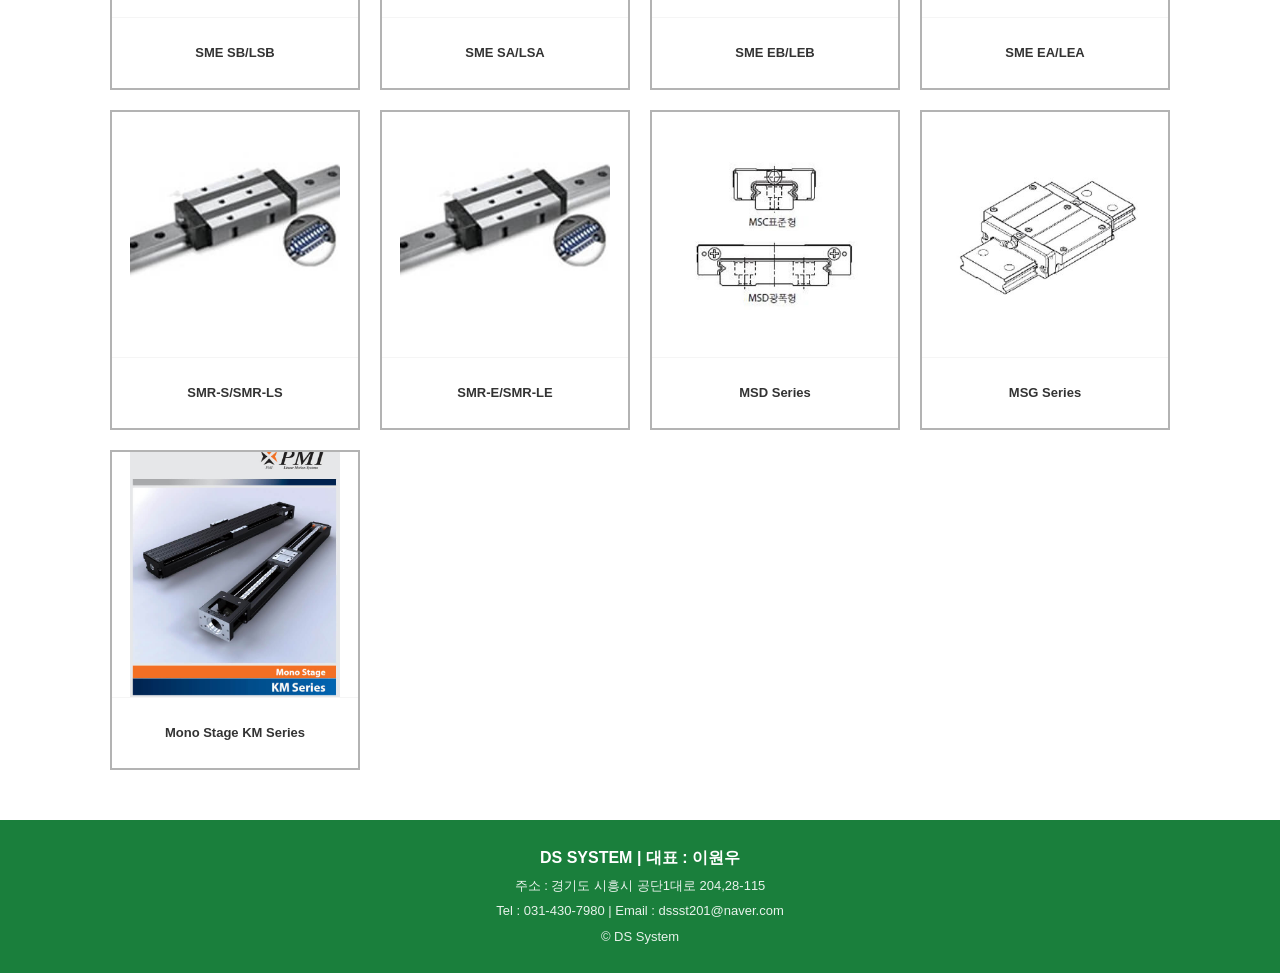
<file: sub/pmi.html>
<!DOCTYPE html>
<html lang="ko">
<head>
  <meta charset="UTF-8">
  <meta name="viewport" content="width=device-width, initial-scale=1.0, maximum-scale=1.0, minimum-scale=1.0, user-scalable=no">
  <meta name="format-detection" content="telephone=no, address=no, email=no">
  <title>DS System - SBC LINEAR</title>
  <link rel="stylesheet" href="../css/sbc.css">
  <link rel="stylesheet" href="../css/header.css">
  <link rel="stylesheet" href="../css/footer.css">
</head>

<body>
  <header class="header">
    <div class="header-wrap">
      <div class="logo-box">
        <a href="../index.html" class="logo">DS System</a>
      </div>
      <button class="hamburger" aria-label="메뉴 열기">
        <span></span><span></span><span></span>
      </button>
      <ul class="main-menu">
        <li>
          <a href="#">회사소개 <span class="arrow">▼</span></a>
          <ul class="sub">
            <li><a href="ceo.html">CEO 인사말</a></li>
            <li><a href="ceo.html#location">오시는길</a></li>
          </ul>
        </li>
        <li>
          <a href="#">제품소개 <span class="arrow">▼</span></a>
          <ul class="sub">
            <li><a href="sbc.html">SBC LINEAR</a></li>
            <li><a href="tbi.html">TBI</a></li>
            <li><a href="pmi.html">PMI</a></li>
            <li><a href="cpc.html">CPC</a></li>
            <li><a href="thk.html">THK</a></li>
            <li><a href="re.html">REXROTH</a></li>
            <li><a href="sp.html">스피드가이드</a></li>
            <li><a href="cp.html">커플링</a></li>
            <li><a href="ro">로크너트</a></li>
            <li><a href="pa.html">파워록</a></li>
            <li><a href="gi.html">기타취급품목</a></li>
          </ul>
        </li>
        <li><a href="#">CAD 자료실 <span class="arrow">▼</span></a><ul class="sub">
            <li><a href="cad.html?category=lm_guide">LM가이드 CAD</a></li>
            <li><a href="cad.html?category=ball_screw">볼스크류 CAD</a></li>
            <li><a href="cad.html?category=git">기타제품 CAD</a></li>
          </ul></li>
        <li><a href="#" class="kt">문의하기 <span class="arrow">▼</span></a></li>
      </ul>
    </div>
    <div class="dropdown-bg"></div>
  </header>

  <div class="hero"></div>

  <section class="jp-container">
    <div class="jp-category-header">
        <h2 class="jp-category-title">PMI</h2>
        <p class="jp-category-subtitle">(아래 제품 외 많은제품 보유중입니다 문의주시면 답변 드리겠습니다)</p>
    </div>
    <div class="jp-brand-filter" id="jp-brand-filter-area">
        <button class="jp-brand-item jp-on" data-category="lm_guide">
            <img src="../images/pmi.jpg" alt="PMI LM 가이드">
            <span>PMI LM 가이드</span>
        </button>
        <button class="jp-brand-item" data-category="ball_screw">
            <img src="../images/pmi.jpg" alt="PMI 볼스크류">
            <span>PMI 볼스크류</span>
        </button>
        </div>
    <div class="jp-product-grid" id="jp-product-display">
        </div>
</section>

<footer class="footer">
  <div class="footer-container">
    <p class="company">DS SYSTEM | 대표 : 이원우</p>
    <p class="address">주소 : 경기도 시흥시 공단1대로 204,28-115</p>
    <p class="contact">Tel : 031-430-7980 | Email : dssst201@naver.com</p>
    <p class="copyright">© DS System</p>
  </div>
</footer>

<script src="../js/pmi.js"></script>
<script src="../js/header.js"></script>
</body>
</html>
</file>
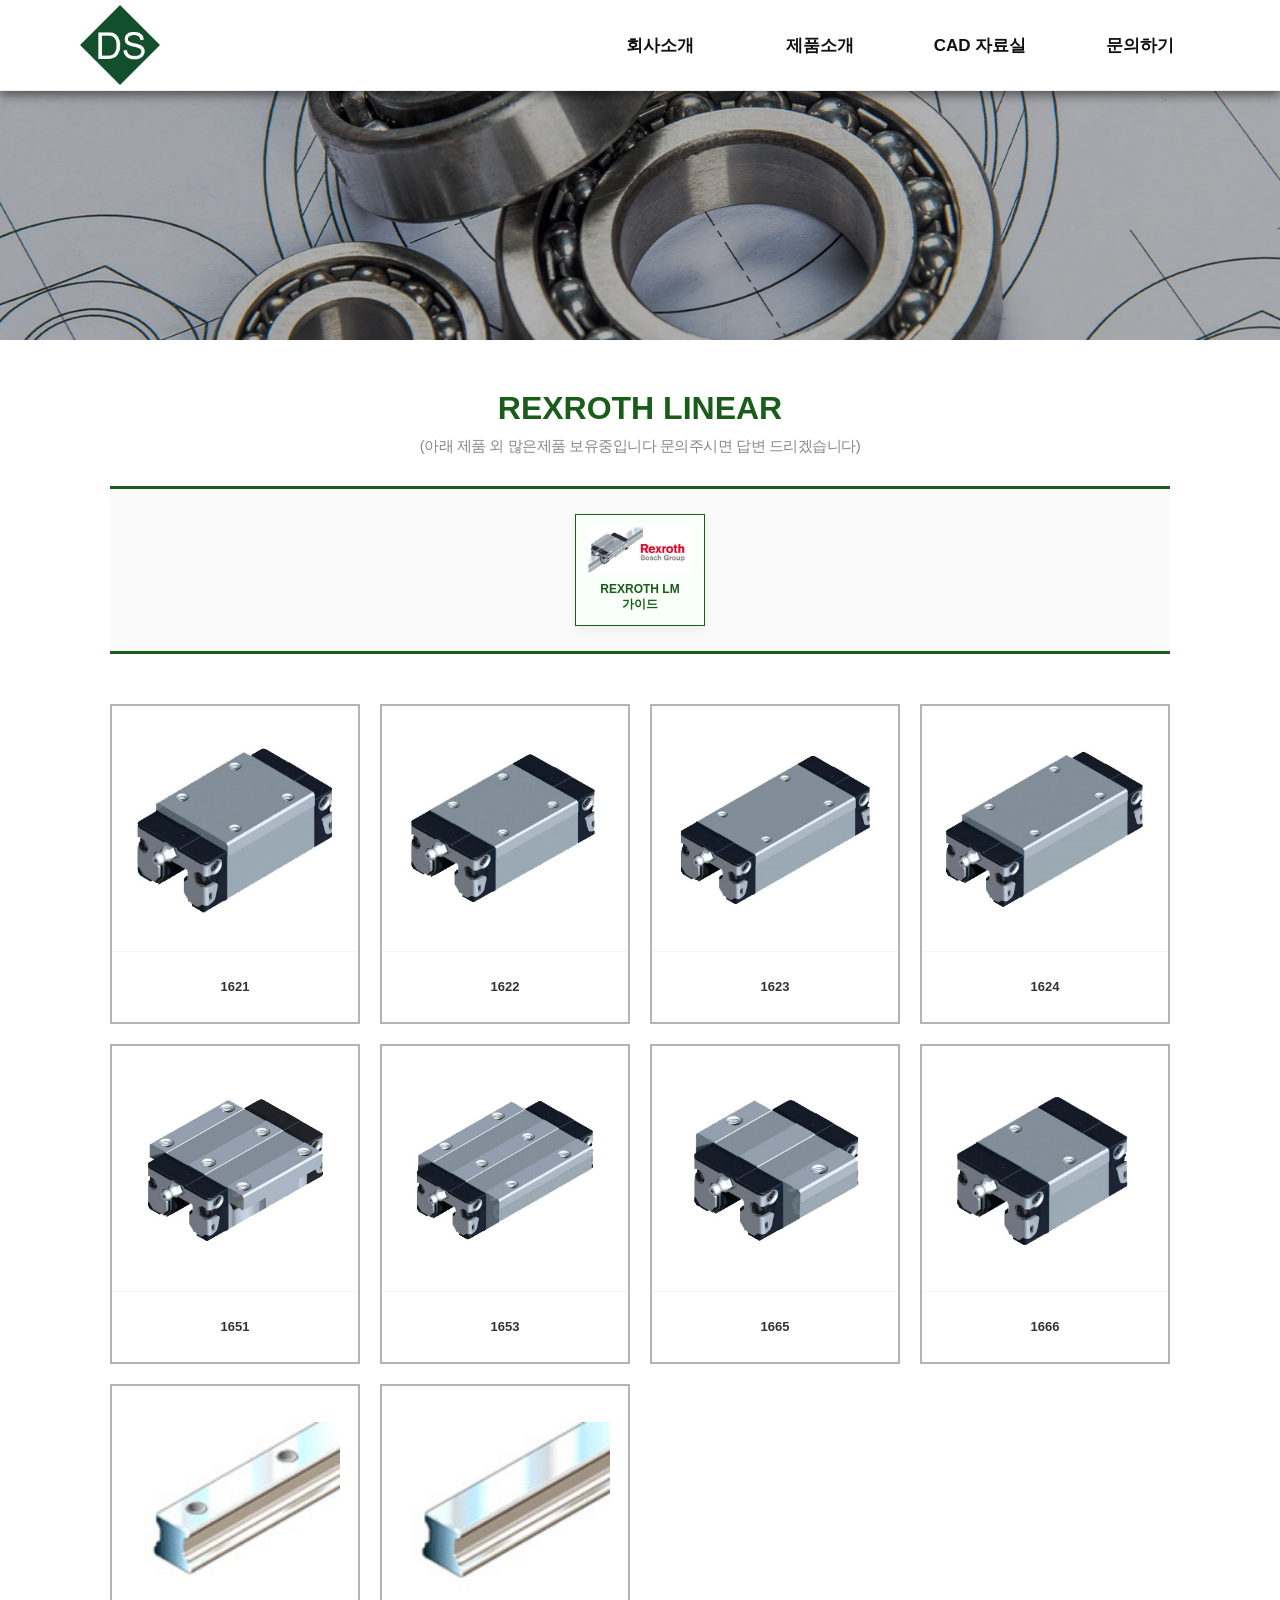
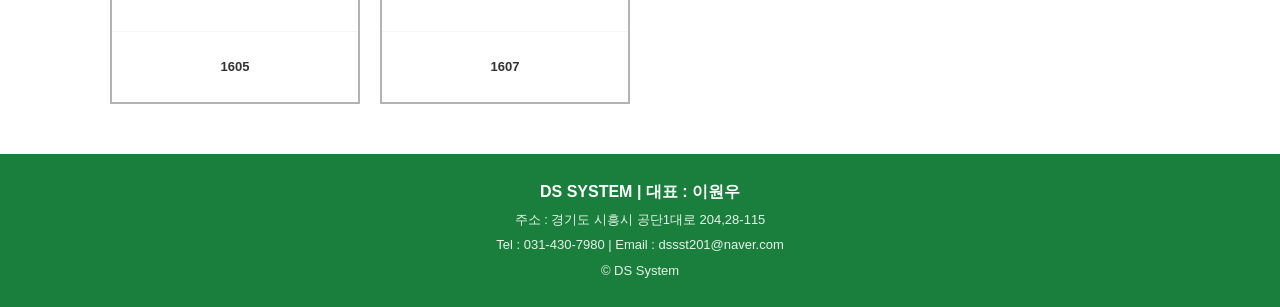
<file: sub/re.html>
<!DOCTYPE html>
<html lang="ko">
<head>
  <meta charset="UTF-8">
  <meta name="viewport" content="width=device-width, initial-scale=1.0, maximum-scale=1.0, minimum-scale=1.0, user-scalable=no">
  <meta name="format-detection" content="telephone=no, address=no, email=no">
  <title>DS System - SBC LINEAR</title>
  <link rel="stylesheet" href="../css/sbc.css">
  <link rel="stylesheet" href="../css/header.css">
  <link rel="stylesheet" href="../css/footer.css">
</head>

<body>
  <header class="header">
    <div class="header-wrap">
      <div class="logo-box">
        <a href="../index.html" class="logo">DS System</a>
      </div>
      <button class="hamburger" aria-label="메뉴 열기">
        <span></span><span></span><span></span>
      </button>
      <ul class="main-menu">
        <li>
          <a href="#">회사소개 <span class="arrow">▼</span></a>
          <ul class="sub">
            <li><a href="ceo.html">CEO 인사말</a></li>
            <li><a href="ceo.html#location">오시는길</a></li>
          </ul>
        </li>
        <li>
          <a href="#">제품소개 <span class="arrow">▼</span></a>
          <ul class="sub">
            <li><a href="sbc.html">SBC LINEAR</a></li>
            <li><a href="tbi.html">TBI</a></li>
            <li><a href="pmi.html">PMI</a></li>
            <li><a href="cpc.html">CPC</a></li>
            <li><a href="thk.html">THK</a></li>
            <li><a href="re.html">REXROTH</a></li>
            <li><a href="sp.html">스피드가이드</a></li>
            <li><a href="cp.html">커플링</a></li>
            <li><a href="ro.html">로크너트</a></li>
            <li><a href="pa.html">파워록</a></li>
            <li><a href="gi.html">기타취급품목</a></li>
          </ul>
        </li>
        <li><a href="#">CAD 자료실 <span class="arrow">▼</span></a><ul class="sub">
            <li><a href="cad.html?category=lm_guide">LM가이드 CAD</a></li>
            <li><a href="cad.html?category=ball_screw">볼스크류 CAD</a></li>
            <li><a href="cad.html?category=git">기타제품 CAD</a></li>
          </ul></li>
        <li><a href="#" class="kt">문의하기 <span class="arrow">▼</span></a></li>
      </ul>
    </div>
    <div class="dropdown-bg"></div>
  </header>

  <div class="hero"></div>

  <section class="jp-container">
    <div class="jp-category-header">
        <h2 class="jp-category-title">REXROTH LINEAR</h2>
        <p class="jp-category-subtitle">(아래 제품 외 많은제품 보유중입니다 문의주시면 답변 드리겠습니다)</p>
    </div>
    <div class="jp-brand-filter" id="jp-brand-filter-area">
        <button class="jp-brand-item jp-on" data-category="lm_guide">
            <img src="../images/rexroth.jpg" alt="REXROTH LM 가이드">
            <span>REXROTH LM 가이드</span>
        </button>
        </div>
    <div class="jp-product-grid" id="jp-product-display">
        </div>
</section>

<footer class="footer">
  <div class="footer-container">
    <p class="company">DS SYSTEM | 대표 : 이원우</p>
    <p class="address">주소 : 경기도 시흥시 공단1대로 204,28-115</p>
    <p class="contact">Tel : 031-430-7980 | Email : dssst201@naver.com</p>
    <p class="copyright">© DS System</p>
  </div>
</footer>

<script src="../js/re.js"></script>
<script src="../js/header.js"></script>
</body>
</html>
</file>
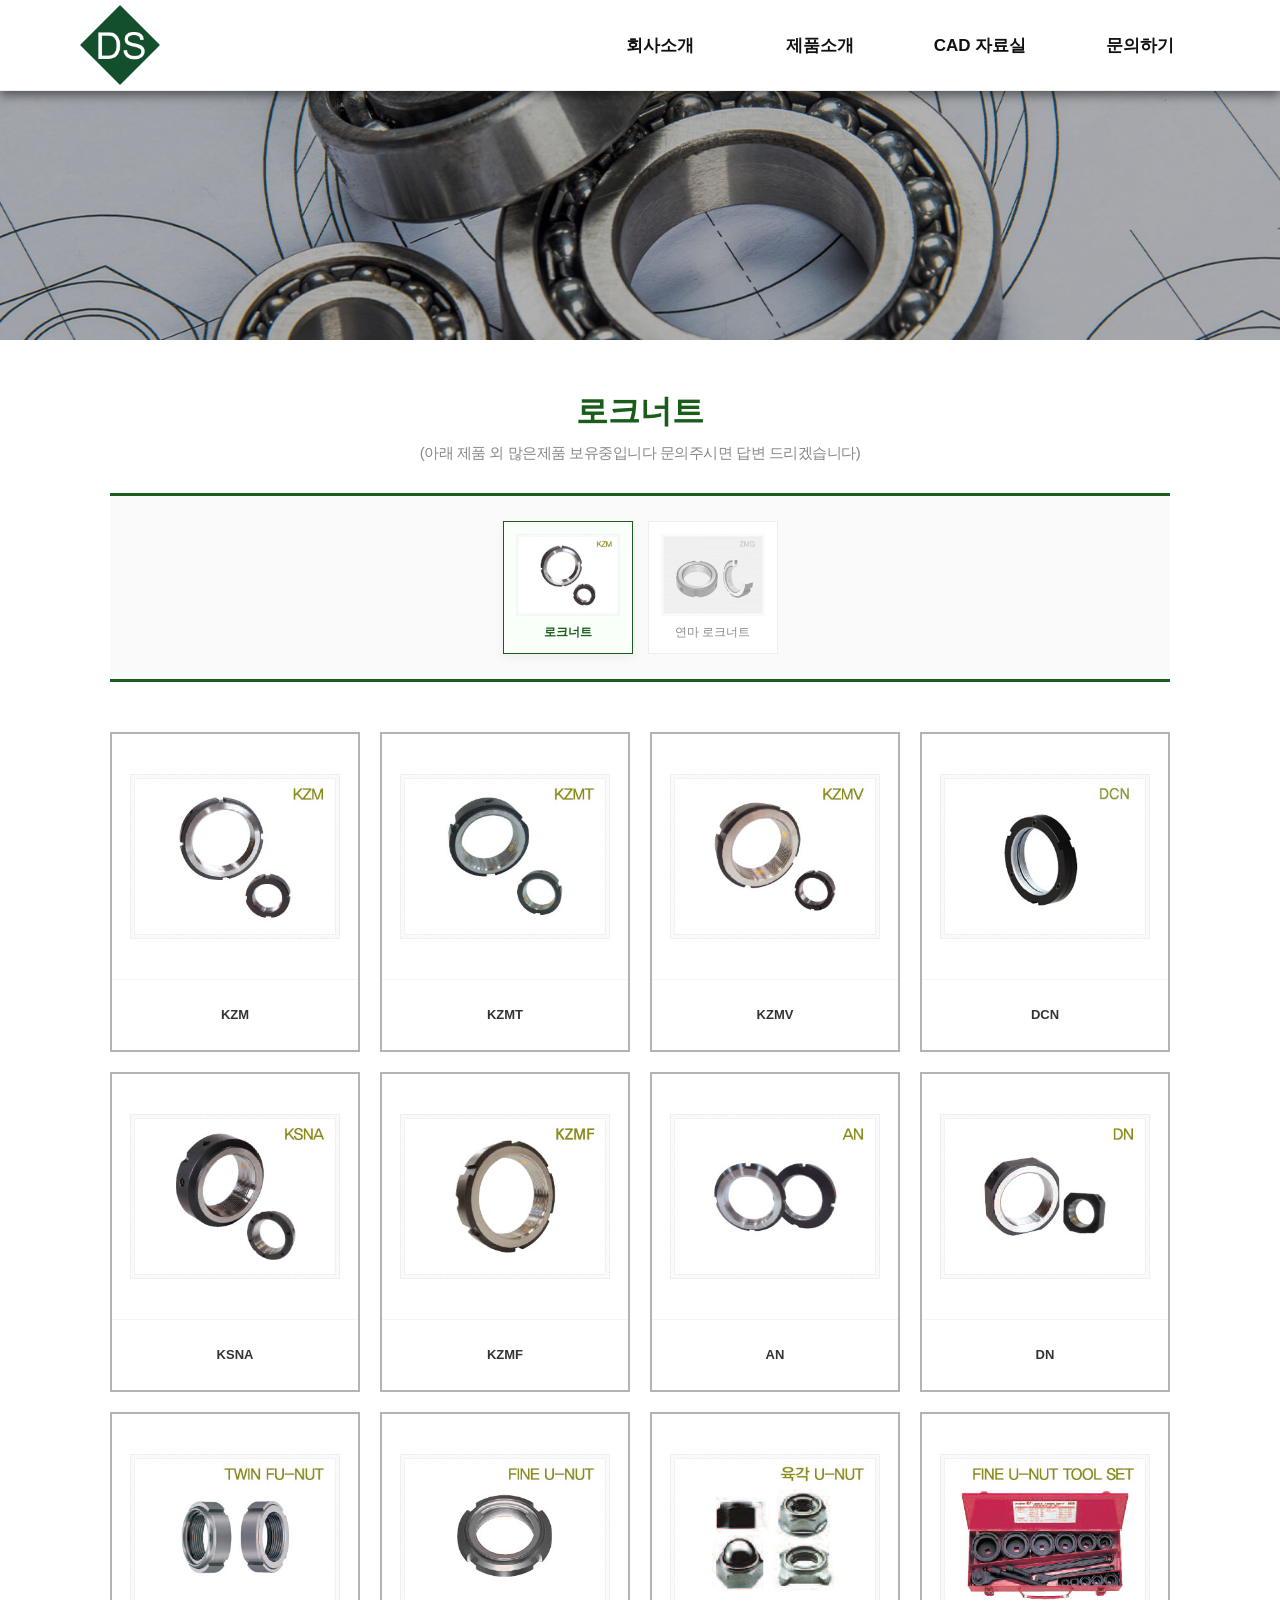
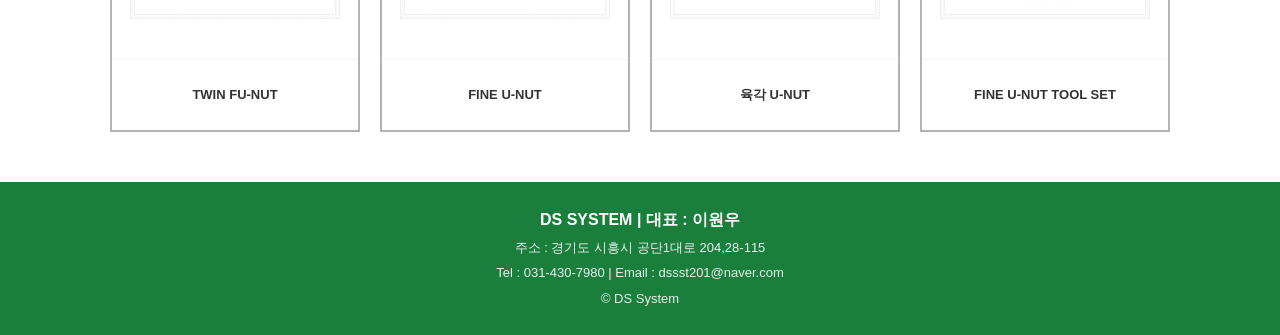
<file: sub/ro.html>
<!DOCTYPE html>
<html lang="ko">
<head>
  <meta charset="UTF-8">
  <meta name="viewport" content="width=device-width, initial-scale=1.0, maximum-scale=1.0, minimum-scale=1.0, user-scalable=no">
  <meta name="format-detection" content="telephone=no, address=no, email=no">
  <title>DS System - SBC LINEAR</title>
  <link rel="stylesheet" href="../css/sbc.css">
  <link rel="stylesheet" href="../css/header.css">
  <link rel="stylesheet" href="../css/footer.css">
</head>

<body>
  <header class="header">
    <div class="header-wrap">
      <div class="logo-box">
        <a href="../index.html" class="logo">DS System</a>
      </div>
      <button class="hamburger" aria-label="메뉴 열기">
        <span></span><span></span><span></span>
      </button>
      <ul class="main-menu">
        <li>
          <a href="#">회사소개 <span class="arrow">▼</span></a>
          <ul class="sub">
            <li><a href="ceo.html">CEO 인사말</a></li>
            <li><a href="ceo.html#location">오시는길</a></li>
          </ul>
        </li>
        <li>
          <a href="#">제품소개 <span class="arrow">▼</span></a>
          <ul class="sub">
            <li><a href="sbc.html">SBC LINEAR</a></li>
            <li><a href="tbi.html">TBI</a></li>
            <li><a href="pmi.html">PMI</a></li>
            <li><a href="cpc.html">CPC</a></li>
            <li><a href="thk.html">THK</a></li>
            <li><a href="re.html">REXROTH</a></li>
            <li><a href="sp.html">스피드가이드</a></li>
            <li><a href="cp.html">커플링</a></li>
            <li><a href="ro.html">로크너트</a></li>
            <li><a href="pa.html">파워록</a></li>
            <li><a href="gi.html">기타취급품목</a></li>
          </ul>
        </li>
        <li><a href="#">CAD 자료실 <span class="arrow">▼</span></a><ul class="sub">
            <li><a href="cad.html?category=lm_guide">LM가이드 CAD</a></li>
            <li><a href="cad.html?category=ball_screw">볼스크류 CAD</a></li>
            <li><a href="cad.html?category=git">기타제품 CAD</a></li>
          </ul></li>
        <li><a href="#" class="kt">문의하기 <span class="arrow">▼</span></a></li>
      </ul>
    </div>
    <div class="dropdown-bg"></div>
  </header>

  <div class="hero"></div>

  <section class="jp-container">
    <div class="jp-category-header">
        <h2 class="jp-category-title">로크너트</h2>
        <p class="jp-category-subtitle">(아래 제품 외 많은제품 보유중입니다 문의주시면 답변 드리겠습니다)</p>
    </div>
    <div class="jp-brand-filter" id="jp-brand-filter-area">
        <button class="jp-brand-item jp-on" data-category="lm_guide">
            <img src="../images/kzm.jpg" alt="로크너트">
            <span>로크너트</span>
        </button>
        <button class="jp-brand-item" data-category="ball_screw">
            <img src="../images/zmg.jpg" alt="연마 로크너트">
            <span>연마 로크너트</span>
        </button>
        </div>
    <div class="jp-product-grid" id="jp-product-display">
        </div>
</section>

<footer class="footer">
  <div class="footer-container">
    <p class="company">DS SYSTEM | 대표 : 이원우</p>
    <p class="address">주소 : 경기도 시흥시 공단1대로 204,28-115</p>
    <p class="contact">Tel : 031-430-7980 | Email : dssst201@naver.com</p>
    <p class="copyright">© DS System</p>
  </div>
</footer>

<script src="../js/ro.js"></script>
<script src="../js/header.js"></script>
</body>
</html>
</file>
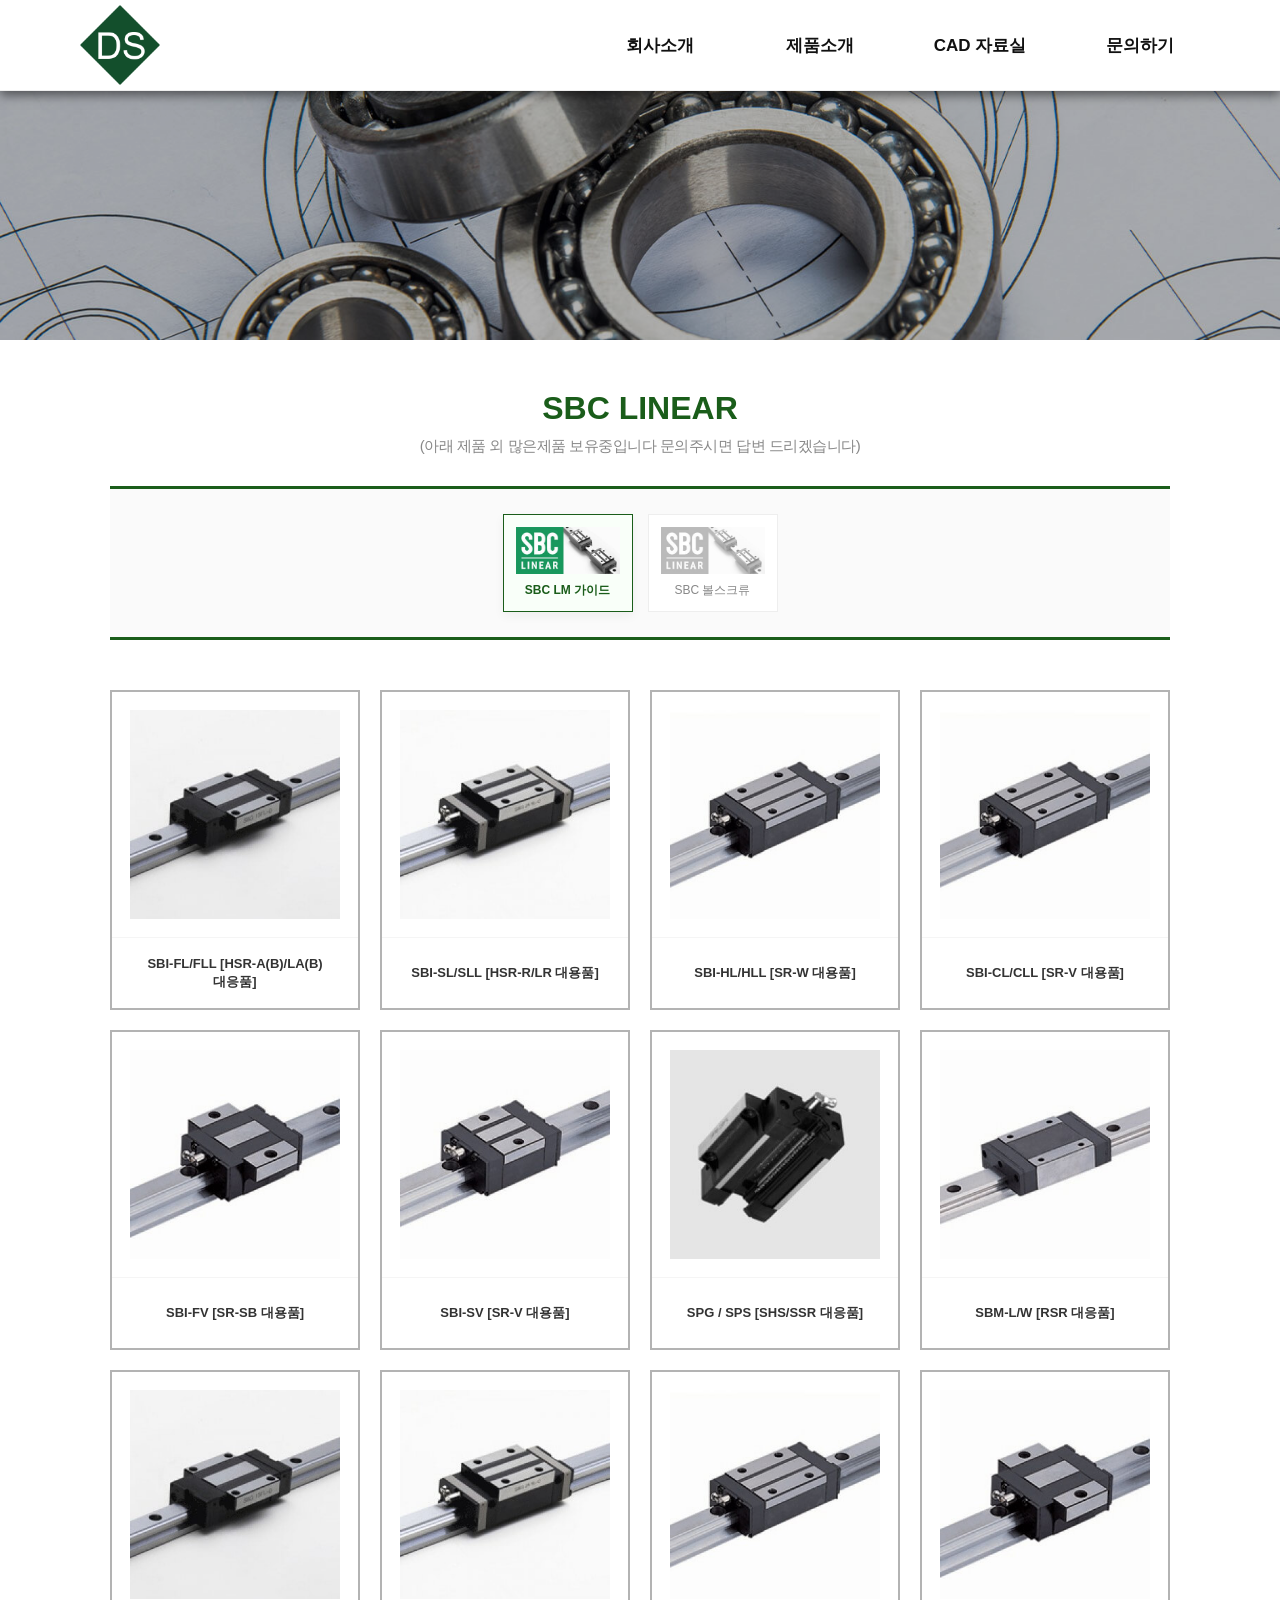
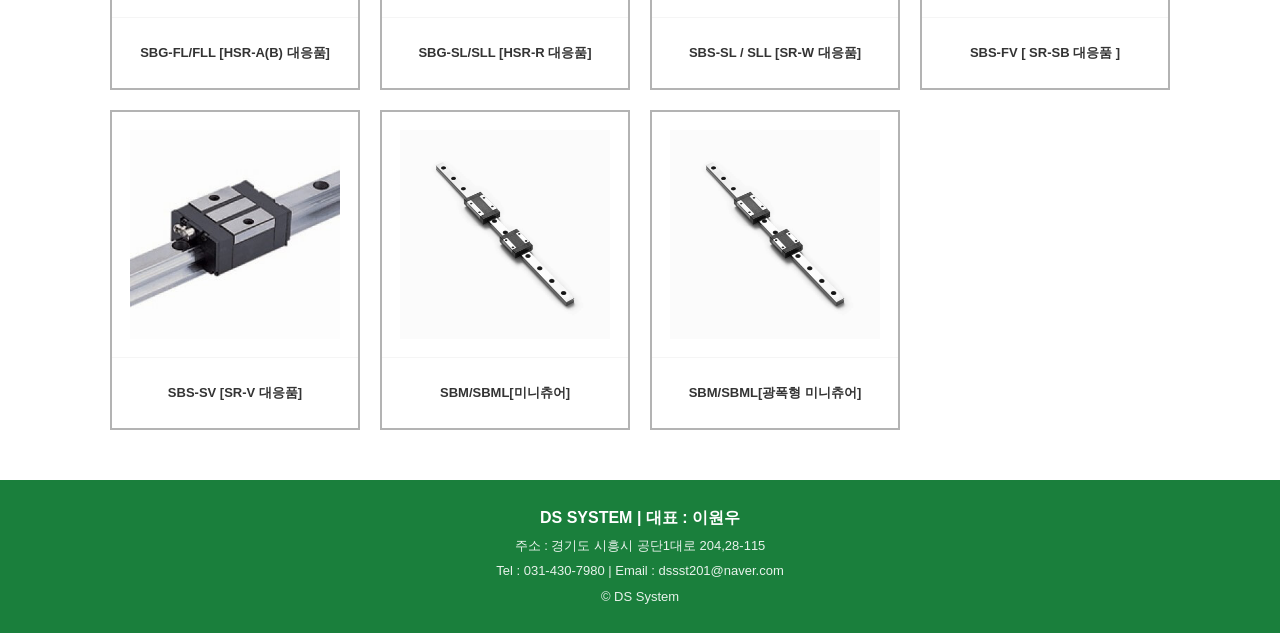
<file: sub/sbc.html>
<!DOCTYPE html>
<html lang="ko">
<head>
  <meta charset="UTF-8">
  <meta name="viewport" content="width=device-width, initial-scale=1.0, maximum-scale=1.0, minimum-scale=1.0, user-scalable=no">
  <meta name="format-detection" content="telephone=no, address=no, email=no">
  <title>DS System - SBC LINEAR</title>
  <link rel="stylesheet" href="../css/sbc.css">
  <link rel="stylesheet" href="../css/header.css">
  <link rel="stylesheet" href="../css/footer.css">
</head>

<body>
  <header class="header">
    <div class="header-wrap">
      <div class="logo-box">
        <a href="../index.html" class="logo">DS System</a>
      </div>
      <button class="hamburger" aria-label="메뉴 열기">
        <span></span><span></span><span></span>
      </button>
      <ul class="main-menu">
        <li>
          <a href="#">회사소개 <span class="arrow">▼</span></a>
          <ul class="sub">
            <li><a href="ceo.html">CEO 인사말</a></li>
            <li><a href="ceo.html#location">오시는길</a></li>
          </ul>
        </li>
        <li>
          <a href="#">제품소개 <span class="arrow">▼</span></a>
          <ul class="sub">
            <li><a href="sbc.html">SBC LINEAR</a></li>
            <li><a href="tbi.html">TBI</a></li>
            <li><a href="pmi.html">PMI</a></li>
            <li><a href="cpc.html">CPC</a></li>
            <li><a href="thk.html">THK</a></li>
            <li><a href="re.html">REXROTH</a></li>
            <li><a href="sp.html">스피드가이드</a></li>
            <li><a href="cp.html">커플링</a></li>
            <li><a href="ro">로크너트</a></li>
            <li><a href="pa.html">파워록</a></li>
            <li><a href="gi.html">기타취급품목</a></li>
          </ul>
        </li>
        <li><a href="#">CAD 자료실 <span class="arrow">▼</span></a><ul class="sub">
            <li><a href="cad.html?category=lm_guide">LM가이드 CAD</a></li>
            <li><a href="cad.html?category=ball_screw">볼스크류 CAD</a></li>
            <li><a href="cad.html?category=git">기타제품 CAD</a></li>
          </ul></li>
        <li><a href="#" class="kt">문의하기 <span class="arrow">▼</span></a></li>
      </ul>
    </div>
    <div class="dropdown-bg"></div>
  </header>

  <div class="hero"></div>

  <section class="jp-container">
    <div class="jp-category-header">
        <h2 class="jp-category-title">SBC LINEAR</h2>
        <p class="jp-category-subtitle">(아래 제품 외 많은제품 보유중입니다 문의주시면 답변 드리겠습니다)</p>
    </div>
    <div class="jp-brand-filter" id="jp-brand-filter-area">
        <button class="jp-brand-item jp-on" data-category="lm_guide">
            <img src="../images/sbc.jpg" alt="SBC LM 가이드">
            <span>SBC LM 가이드</span>
        </button>
        <button class="jp-brand-item" data-category="ball_screw">
            <img src="../images/sbc.jpg" alt="SBC 볼스크류">
            <span>SBC 볼스크류</span>
        </button>
        </div>
    <div class="jp-product-grid" id="jp-product-display">
        </div>
  </section>

<footer class="footer">
  <div class="footer-container">
    <p class="company">DS SYSTEM | 대표 : 이원우</p>
    <p class="address">주소 : 경기도 시흥시 공단1대로 204,28-115</p>
    <p class="contact">Tel : 031-430-7980 | Email : dssst201@naver.com</p>
    <p class="copyright">© DS System</p>
  </div>
</footer>

<script src="../js/sbc.js"></script>
<script src="../js/header.js"></script>
</body>
</html>
</file>
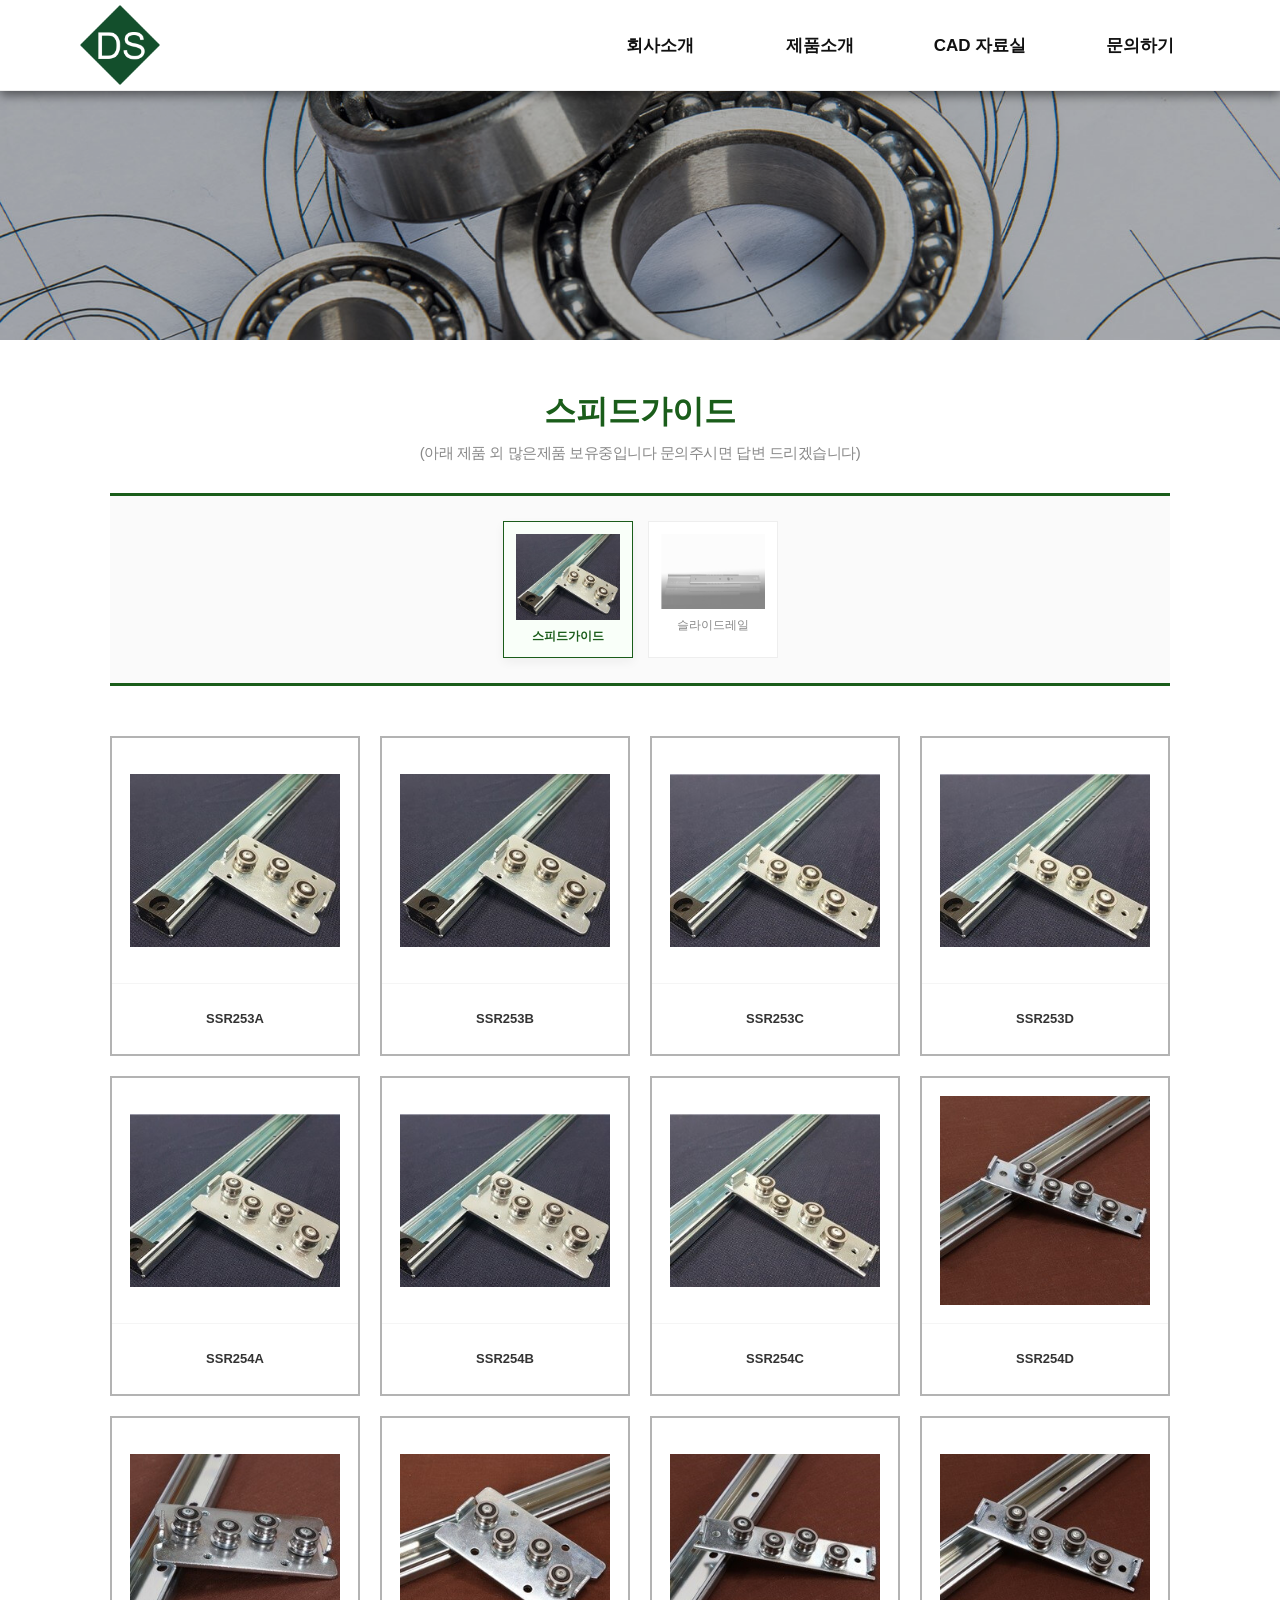
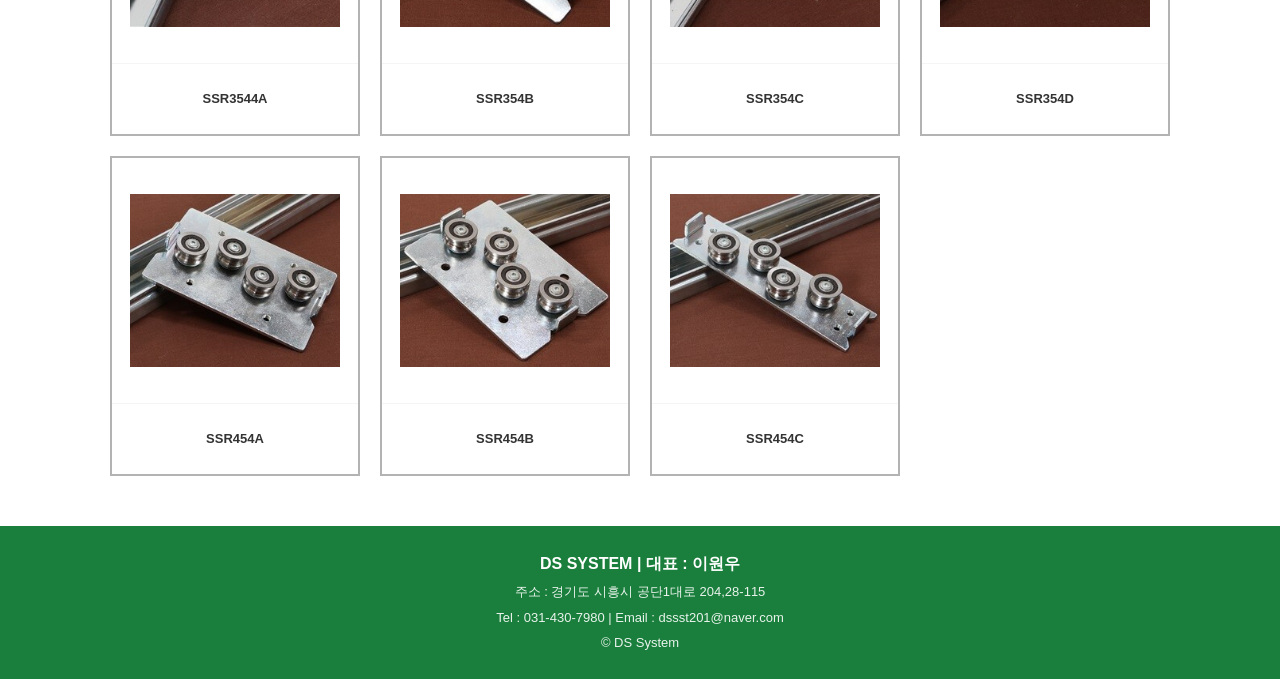
<file: sub/sp.html>
<!DOCTYPE html>
<html lang="ko">
<head>
  <meta charset="UTF-8">
  <meta name="viewport" content="width=device-width, initial-scale=1.0, maximum-scale=1.0, minimum-scale=1.0, user-scalable=no">
  <meta name="format-detection" content="telephone=no, address=no, email=no">
  <title>DS System - SBC LINEAR</title>
  <link rel="stylesheet" href="../css/sbc.css">
  <link rel="stylesheet" href="../css/header.css">
  <link rel="stylesheet" href="../css/footer.css">
</head>

<body>
  <header class="header">
    <div class="header-wrap">
      <div class="logo-box">
        <a href="../index.html" class="logo">DS System</a>
      </div>
      <button class="hamburger" aria-label="메뉴 열기">
        <span></span><span></span><span></span>
      </button>
      <ul class="main-menu">
        <li>
          <a href="#">회사소개 <span class="arrow">▼</span></a>
          <ul class="sub">
            <li><a href="ceo.html">CEO 인사말</a></li>
            <li><a href="ceo.html#location">오시는길</a></li>
          </ul>
        </li>
        <li>
          <a href="#">제품소개 <span class="arrow">▼</span></a>
          <ul class="sub">
            <li><a href="sbc.html">SBC LINEAR</a></li>
            <li><a href="tbi.html">TBI</a></li>
            <li><a href="pmi.html">PMI</a></li>
            <li><a href="cpc.html">CPC</a></li>
            <li><a href="thk.html">THK</a></li>
            <li><a href="re.html">REXROTH</a></li>
            <li><a href="sp.html">스피드가이드</a></li>
            <li><a href="cp.html">커플링</a></li>
            <li><a href="ro.html">로크너트</a></li>
            <li><a href="pa.html">파워록</a></li>
            <li><a href="gi.html">기타취급품목</a></li>
          </ul>
        </li>
        <li><a href="#">CAD 자료실 <span class="arrow">▼</span></a><ul class="sub">
            <li><a href="cad.html?category=lm_guide">LM가이드 CAD</a></li>
            <li><a href="cad.html?category=ball_screw">볼스크류 CAD</a></li>
            <li><a href="cad.html?category=git">기타제품 CAD</a></li>
          </ul></li>
        <li><a href="#" class="kt">문의하기 <span class="arrow">▼</span></a></li>
      </ul>
    </div>
    <div class="dropdown-bg"></div>
  </header>

  <div class="hero"></div>

  <section class="jp-container">
    <div class="jp-category-header">
        <h2 class="jp-category-title">스피드가이드</h2>
        <p class="jp-category-subtitle">(아래 제품 외 많은제품 보유중입니다 문의주시면 답변 드리겠습니다)</p>
    </div>
    <div class="jp-brand-filter" id="jp-brand-filter-area">
        <button class="jp-brand-item jp-on" data-category="lm_guide">
            <img src="../images/SSR253A.jpg" alt="스피드가이드">
            <span>스피드가이드</span>
        </button>
        <button class="jp-brand-item" data-category="ball_screw">
            <img src="../images/S20PS.jpg" alt="슬라이드레일">
            <span>슬라이드레일</span>
        </button>
        </div>
    <div class="jp-product-grid" id="jp-product-display">
        </div>
</section>

<footer class="footer">
  <div class="footer-container">
    <p class="company">DS SYSTEM | 대표 : 이원우</p>
    <p class="address">주소 : 경기도 시흥시 공단1대로 204,28-115</p>
    <p class="contact">Tel : 031-430-7980 | Email : dssst201@naver.com</p>
    <p class="copyright">© DS System</p>
  </div>
</footer>

<script src="../js/sp.js"></script>
<script src="../js/header.js"></script>
</body>
</html>
</file>
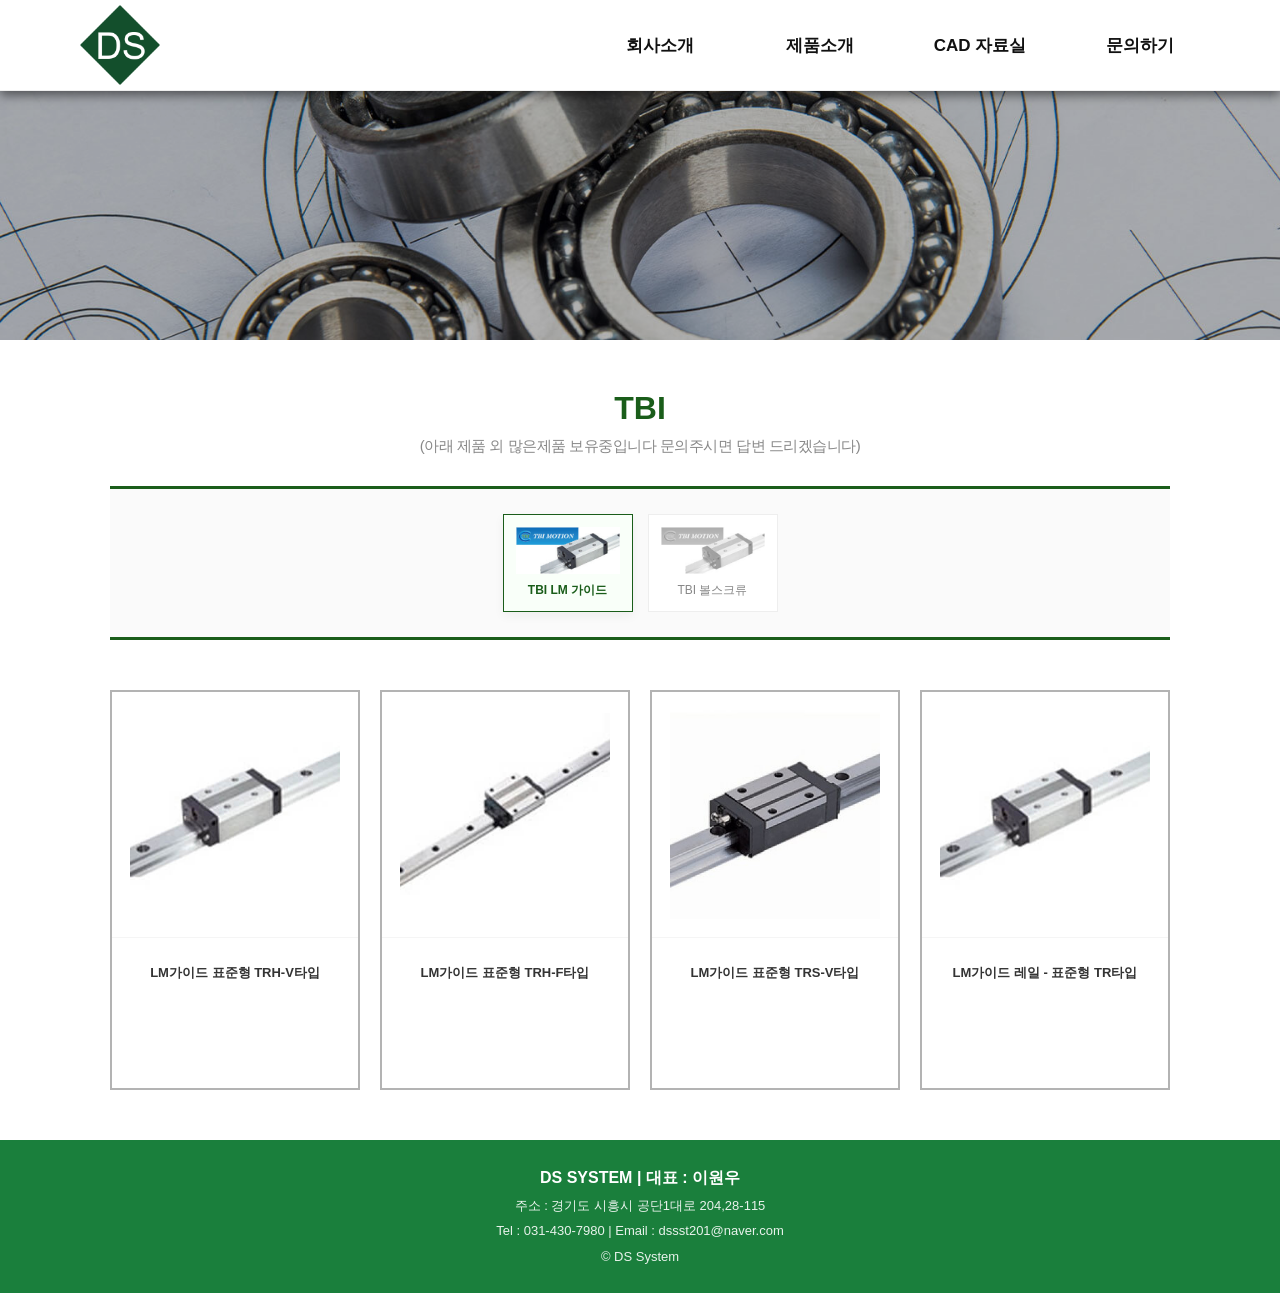
<file: sub/tbi.html>
<!DOCTYPE html>
<html lang="ko">
<head>
  <meta charset="UTF-8">
  <meta name="viewport" content="width=device-width, initial-scale=1.0, maximum-scale=1.0, minimum-scale=1.0, user-scalable=no">
  <meta name="format-detection" content="telephone=no, address=no, email=no">
  <title>DS System - SBC LINEAR</title>
  <link rel="stylesheet" href="../css/sbc.css">
  <link rel="stylesheet" href="../css/header.css">
  <link rel="stylesheet" href="../css/footer.css">
</head>

<body>
  <header class="header">
    <div class="header-wrap">
      <div class="logo-box">
        <a href="../index.html" class="logo">DS System</a>
      </div>
      <button class="hamburger" aria-label="메뉴 열기">
        <span></span><span></span><span></span>
      </button>
      <ul class="main-menu">
        <li>
          <a href="#">회사소개 <span class="arrow">▼</span></a>
          <ul class="sub">
            <li><a href="ceo.html">CEO 인사말</a></li>
            <li><a href="ceo.html#location">오시는길</a></li>
          </ul>
        </li>
        <li>
          <a href="#">제품소개 <span class="arrow">▼</span></a>
          <ul class="sub">
            <li><a href="sbc.html">SBC LINEAR</a></li>
            <li><a href="tbi.html">TBI</a></li>
            <li><a href="pmi.html">PMI</a></li>
            <li><a href="cpc.html">CPC</a></li>
            <li><a href="thk.html">THK</a></li>
            <li><a href="re.html">REXROTH</a></li>
            <li><a href="sp.html">스피드가이드</a></li>
            <li><a href="cp.html">커플링</a></li>
            <li><a href="ro">로크너트</a></li>
            <li><a href="pa.html">파워록</a></li>
            <li><a href="gi.html">기타취급품목</a></li>
          </ul>
        </li>
        <li><a href="#">CAD 자료실 <span class="arrow">▼</span></a><ul class="sub">
            <li><a href="cad.html?category=lm_guide">LM가이드 CAD</a></li>
            <li><a href="cad.html?category=ball_screw">볼스크류 CAD</a></li>
            <li><a href="cad.html?category=git">기타제품 CAD</a></li>
          </ul></li>
        <li><a href="#" class="kt">문의하기 <span class="arrow">▼</span></a></li>
      </ul>
    </div>
    <div class="dropdown-bg"></div>
  </header>

  <div class="hero"></div>

  <section class="jp-container">
    <div class="jp-category-header">
        <h2 class="jp-category-title">TBI</h2>
        <p class="jp-category-subtitle">(아래 제품 외 많은제품 보유중입니다 문의주시면 답변 드리겠습니다)</p>
    </div>
    <div class="jp-brand-filter" id="jp-brand-filter-area">
        <button class="jp-brand-item jp-on" data-category="lm_guide">
            <img src="../images/tbi.jpg" alt="TBI LM 가이드">
            <span>TBI LM 가이드</span>
        </button>
        <button class="jp-brand-item" data-category="ball_screw">
            <img src="../images/tbi.jpg" alt="TBI 볼스크류">
            <span>TBI 볼스크류</span>
        </button>
        </div>
    <div class="jp-product-grid" id="jp-product-display">
        </div>
</section>

<footer class="footer">
  <div class="footer-container">
    <p class="company">DS SYSTEM | 대표 : 이원우</p>
    <p class="address">주소 : 경기도 시흥시 공단1대로 204,28-115</p>
    <p class="contact">Tel : 031-430-7980 | Email : dssst201@naver.com</p>
    <p class="copyright">© DS System</p>
  </div>
</footer>

<script src="../js/tbi.js"></script>
<script src="../js/header.js"></script>
</body>
</html>
</file>
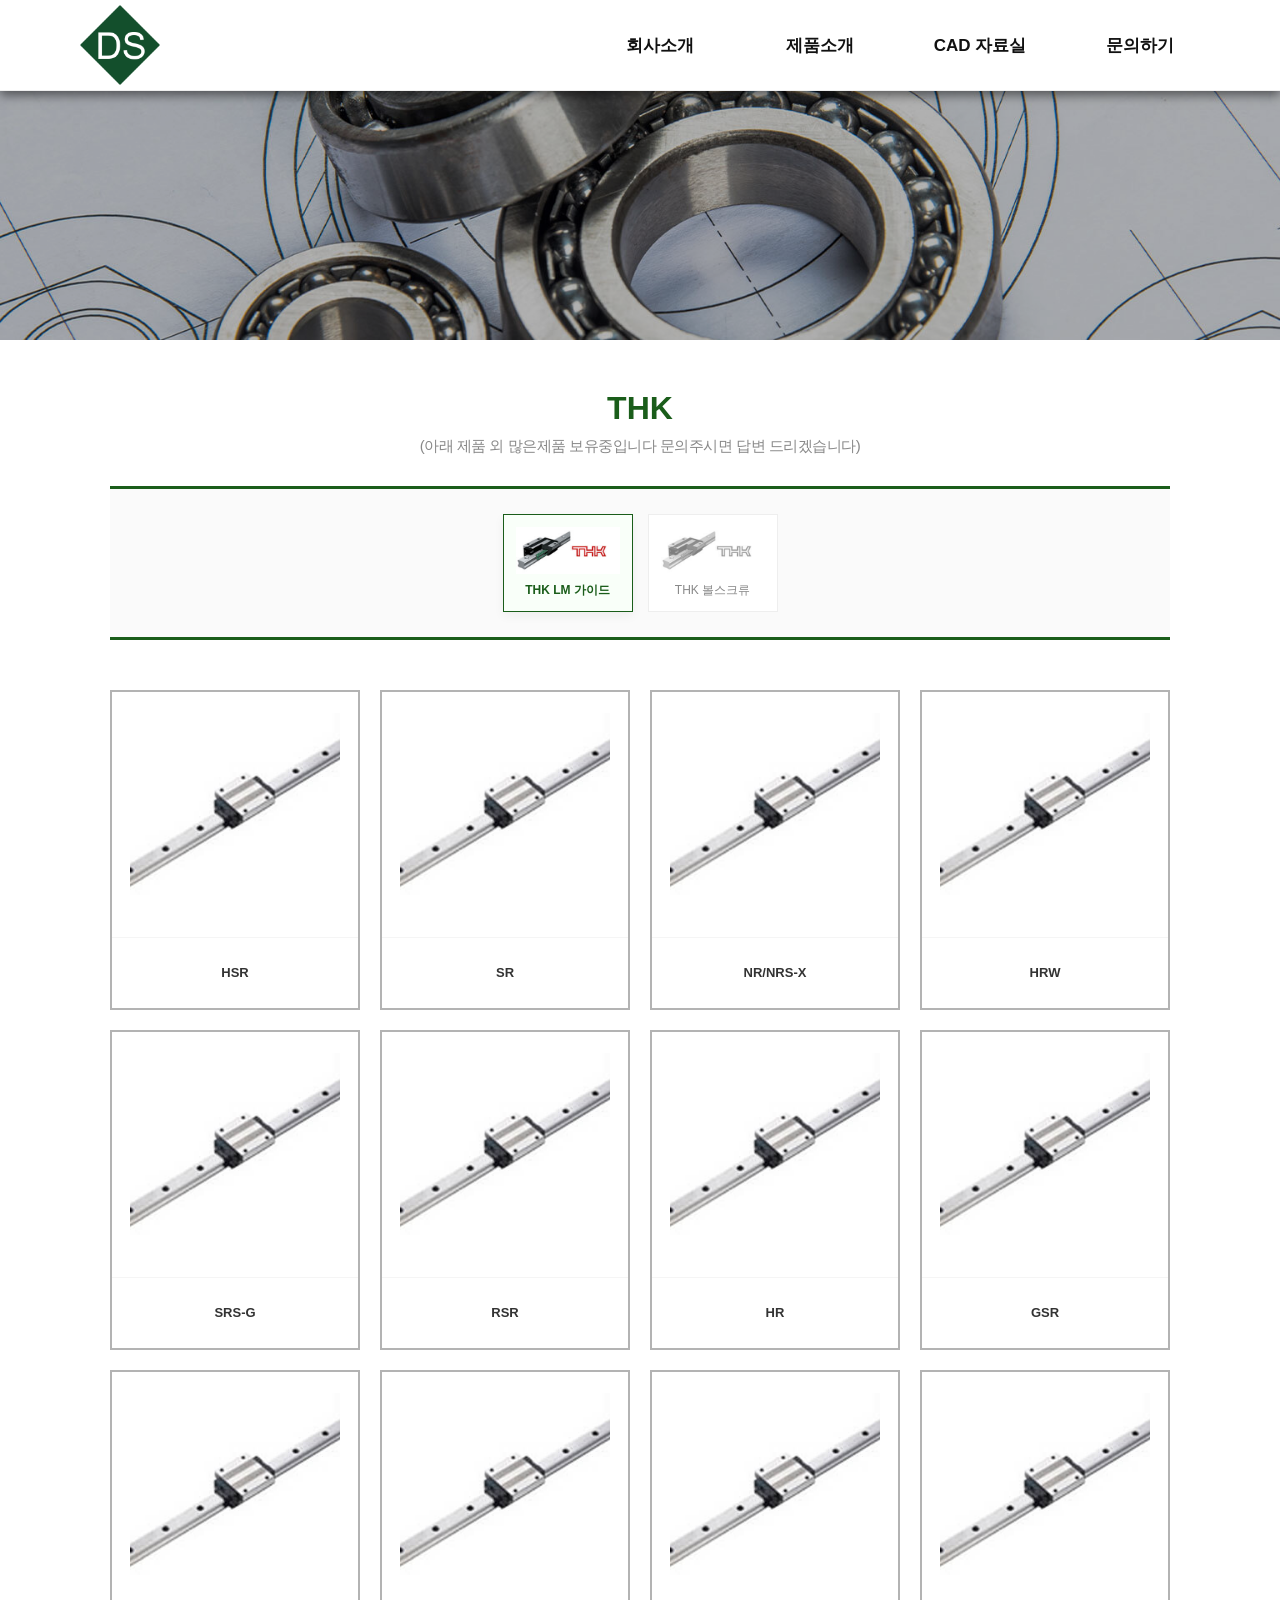
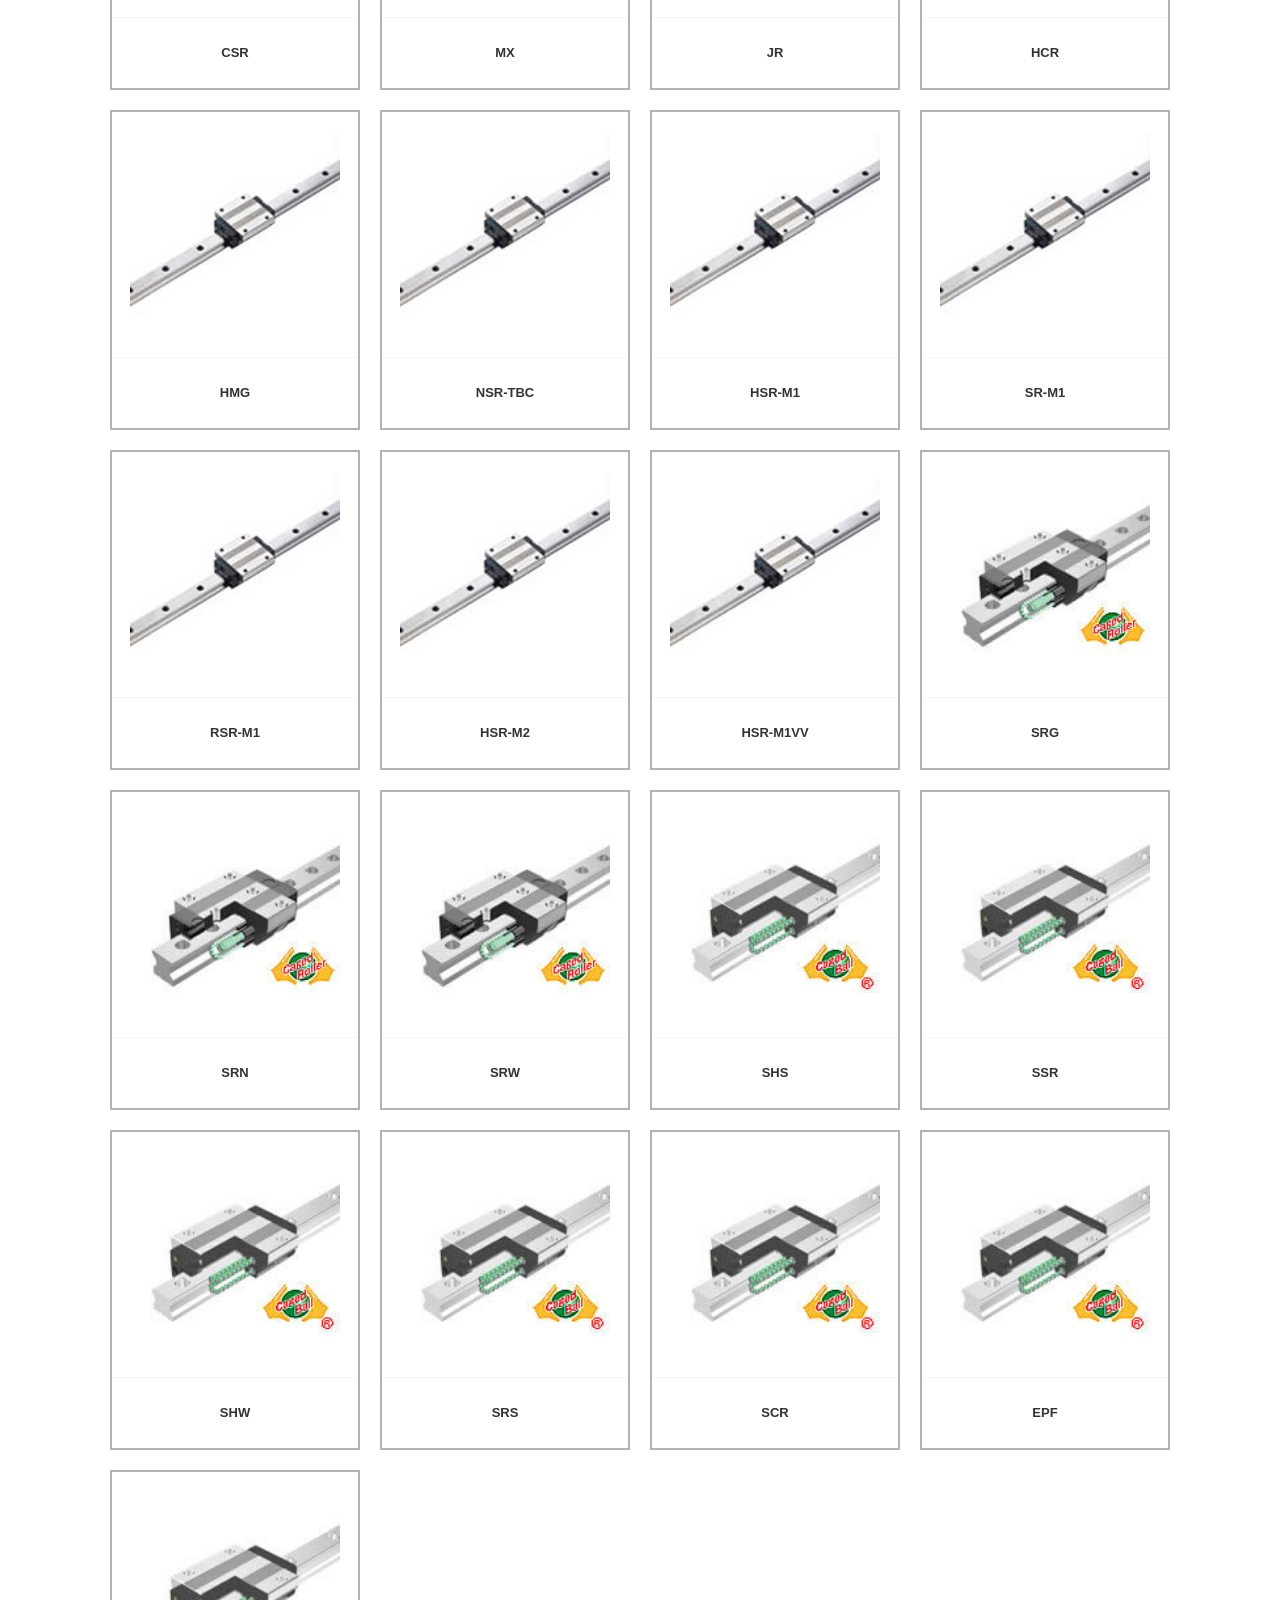
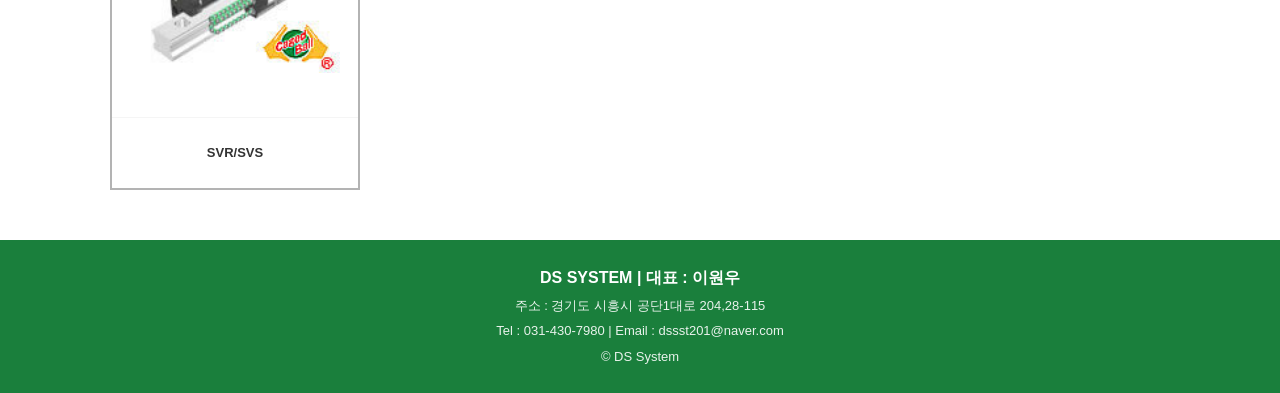
<file: sub/thk.html>
<!DOCTYPE html>
<html lang="ko">
<head>
  <meta charset="UTF-8">
  <meta name="viewport" content="width=device-width, initial-scale=1.0, maximum-scale=1.0, minimum-scale=1.0, user-scalable=no">
  <meta name="format-detection" content="telephone=no, address=no, email=no">
  <title>DS System - SBC LINEAR</title>
  <link rel="stylesheet" href="../css/sbc.css">
  <link rel="stylesheet" href="../css/header.css">
  <link rel="stylesheet" href="../css/footer.css">
</head>

<body>
  <header class="header">
    <div class="header-wrap">
      <div class="logo-box">
        <a href="../index.html" class="logo">DS System</a>
      </div>
      <button class="hamburger" aria-label="메뉴 열기">
        <span></span><span></span><span></span>
      </button>
      <ul class="main-menu">
        <li>
          <a href="#">회사소개 <span class="arrow">▼</span></a>
          <ul class="sub">
            <li><a href="ceo.html">CEO 인사말</a></li>
            <li><a href="ceo.html#location">오시는길</a></li>
          </ul>
        </li>
        <li>
          <a href="#">제품소개 <span class="arrow">▼</span></a>
          <ul class="sub">
            <li><a href="sbc.html">SBC LINEAR</a></li>
            <li><a href="tbi.html">TBI</a></li>
            <li><a href="pmi.html">PMI</a></li>
            <li><a href="cpc.html">CPC</a></li>
            <li><a href="thk.html">THK</a></li>
            <li><a href="re.html">REXROTH</a></li>
            <li><a href="sp.html">스피드가이드</a></li>
            <li><a href="cp.html">커플링</a></li>
            <li><a href="ro">로크너트</a></li>
            <li><a href="pa.html">파워록</a></li>
            <li><a href="gi.html">기타취급품목</a></li>
          </ul>
        </li>
        <li><a href="#">CAD 자료실 <span class="arrow">▼</span></a><ul class="sub">
            <li><a href="cad.html?category=lm_guide">LM가이드 CAD</a></li>
            <li><a href="cad.html?category=ball_screw">볼스크류 CAD</a></li>
            <li><a href="cad.html?category=git">기타제품 CAD</a></li>
          </ul></li>
        <li><a href="#" class="kt">문의하기 <span class="arrow">▼</span></a></li>
      </ul>
    </div>
    <div class="dropdown-bg"></div>
  </header>

  <div class="hero"></div>

  <section class="jp-container">
    <div class="jp-category-header">
        <h2 class="jp-category-title">THK</h2>
        <p class="jp-category-subtitle">(아래 제품 외 많은제품 보유중입니다 문의주시면 답변 드리겠습니다)</p>
    </div>
    <div class="jp-brand-filter" id="jp-brand-filter-area">
        <button class="jp-brand-item jp-on" data-category="lm_guide">
            <img src="../images/thk.jpg" alt="TBI LM 가이드">
            <span>THK LM 가이드</span>
        </button>
        <button class="jp-brand-item" data-category="ball_screw">
            <img src="../images/thk.jpg" alt="TBI 볼스크류">
            <span>THK 볼스크류</span>
        </button>
        </div>
    <div class="jp-product-grid" id="jp-product-display">
        </div>
</section>

<footer class="footer">
  <div class="footer-container">
    <p class="company">DS SYSTEM | 대표 : 이원우</p>
    <p class="address">주소 : 경기도 시흥시 공단1대로 204,28-115</p>
    <p class="contact">Tel : 031-430-7980 | Email : dssst201@naver.com</p>
    <p class="copyright">© DS System</p>
  </div>
</footer>

<script src="../js/thk.js"></script>
<script src="../js/header.js"></script>
</body>
</html>
</file>
<file: css/main.css>
* {
  margin: 0;
  padding: 0;
  box-sizing: border-box;
  font-family: 'Inter', 'Noto Sans KR', sans-serif;
}
body {
  padding-top: 80px;
}
/* ========================= */
/* HERO */
/* ========================= */

.hero {
  height: 420px; /* 👉 원하는 만큼 유지 (또는 500~600px 추천) */

  background: url(../images/main.jpg);
  background-size: cover;        /* 🔥 핵심 */
  background-position: center;   /* 🔥 중앙 기준 */
  background-repeat: no-repeat;
  display: flex;
  justify-content: center;
  align-items: center;
  text-align: center;
  color: white;
  cursor: default;
  position: relative;
}

/* 가독성용 오버레이 */
.hero::before {
  content: "";
  position: absolute;
  inset: 0; /* top/left/width/height 대신 깔끔하게 */
  background: rgba(0, 0, 0, 0.4);
}

.hero > * {
  position: relative;
  z-index: 1;
}

.hero h1 {
  font-size: 42px;
}

.hero p {
  margin-top: 10px;
}

/*  카카오톡 문의 버튼 */
.btn {
  display: inline-block;
  margin-top: 20px;
  padding: 10px 25px;
  background: white;
  color: #1a7f3c;
  border-radius: 20px;
  font-weight: 500;
  text-decoration: none;
  transition: 0.3s;
}

.btn:hover {
  background: #1a7f3c;
  color: white;
}

/* ========================= */
/* SECTION */
/* ========================= */

.section {
  padding: 150px 20px;
  background:#dde3ea;
}

.container {
  max-width: 1000px;
  align-items: stretch;
  margin: auto;
  display: flex;
  justify-content: center; 
  gap: 60px;
}

/* 카드 */
/* ========================= */
/* 카드 - 고급형 */
/* ========================= */

.card {
  flex: 1;
  background: #fff;
  padding: 80px 40px;
  min-height: 320px;
  border-radius: 16px;
  text-align: center;
  position: relative;
  z-index: 2;
  overflow: hidden;
  box-shadow:
    0 8px 20px rgba(0,0,0,0.04),
    0 20px 40px rgba(0,0,0,0.08);
  transition: all 0.35s ease;
}

/* 🔥 아이콘 */
.card .icon {
  width: 100px;
  height: 100px;
  margin: 0 auto 20px;
  background-repeat: no-repeat;
  background-position: center;
  background-size: contain;

  /* 기본 은은한 빛 */
  filter: drop-shadow(0 5px 10px rgba(26,127,60,0.2));
  transition: 0.35s;
}
.icon-fast {
  background-image: url("../images/fast.png");
}

.icon-quality {
  background-image: url("../images/quality.png");
}

.icon-support {
  background-image: url("../images/support.png");
}

/* 텍스트 */
.card h3 {
  margin-bottom: 10px;
  font-size: 18px;
  transition: 0.3s;
}

.card p {
  color: #666;
  font-size: 14px;
  transition: 0.3s;
}
.card::before {
  content: "";
  position: absolute;
  top: 0;
  left: 50%;
  transform: translateX(-50%);
  width: 40%;
  height: 3px;
  background: linear-gradient(to right, #1a7f3c, #4cd964);
  border-radius: 2px;
}

/* 🔥 하단 라인 */
.card::after {
  content: "";
  position: absolute;
  bottom: 0;
  left: 50%;
  transform: translateX(-50%);
  width: 0;
  height: 3px;
  background: #1a7f3c;
  transition: 0.35s;
}

/* ========================= */
/* HOVER 효과 */
/* ========================= */

.card:hover {
  cursor: default;
  transform: translateY(-12px);
  box-shadow:
    0 10px 25px rgba(0,0,0,0.08),
    0 25px 50px rgba(26,127,60,0.15);
}

/* 라인 확장 */
.card:hover::after {
  width: 60%;
}

/* 아이콘 커짐 */
.card:hover .icon {
  transform: scale(1.1);

  filter:
    drop-shadow(0 5px 10px rgba(26,127,60,0.3))
    drop-shadow(0 10px 20px rgba(26,127,60,0.4))
    drop-shadow(0 20px 40px rgba(76,217,100,0.4));
}

/* 텍스트 강조 */
.card:hover h3 {
  color: #1a7f3c;
}

.card:hover p {
  color: #333;
}

/* ========================= */
/* TRUST */
/* ========================= */

.trust {
  cursor: default;
  position: relative;
  color: white;
  text-align: center;
  padding: 150px 20px;
  background:
    linear-gradient(rgba(0,0,0,0.65), rgba(0,0,0,0.65)),
    url(../images/Industrial.jpg);

  background-size: cover;
  background-position: center;
}

.trust-content {
  max-width: 1000px;
  margin: auto;
}

.trust h2 {
  font-size: 36px;
  margin-bottom: 15px;
}

.trust p {
  font-size: 16px;
  opacity: 0.85;
  margin-bottom: 60px;
}

.trust-stats {
  display: flex;
  justify-content: center;
  gap: 60px;
}

/* 숫자 */
.stat h3 {
  font-size: 60px;
  font-weight: bold;
}

/* 숫자 + 기호 */
.count,
.suffix {
  display: inline-block;
  font-size: inherit;
  font-weight: inherit;
}

.suffix {
  margin-left: 3px;
}

/* 설명 */
.stat > span {
  display: block;
  font-size: 20px;
  opacity: 0.8;
  margin-top: 8px;
}

/* FADE-UP */
.fade-up {
  opacity: 0;
  transform: translateY(40px);
  transition: all 0.8s ease;
}

.fade-up.show {
  opacity: 1;
  transform: translateY(0);
}

/* 햄버거 버튼 */
.hamburger {
  display: none; /* PC에서는 숨김 */
  flex-direction: column;
  gap: 5px;
  border: none;
  background: transparent;
  cursor: pointer;
  padding: 10px;
}
.hamburger span {
  display: block;
  width: 25px;
  height: 3px;
  background: #111;
  transition: 0.3s;
}
/* ========================= */
/* MOBILE */
/* ========================= */

@media (max-width: 768px) {

  .main-menu {
    display: none;
  }

  .container {
    flex-direction: column;
    justify-content: center; 
  }

  .hero h1 {
    font-size: 28px;
  }

  .section {
    padding: 60px 15px;
  }
  .container {
    flex-direction: column;
    gap: 40px; /* 🔥 40 → 20 */
  }
  .card {
    min-height: 260px;
    width: 300px;       /* 🔥 원하는 크기 */
    margin: 0 auto; 
    padding: 60px 20px;
    cursor: pointer;
    box-shadow:
      0 10px 25px rgba(0,0,0,0.08),
      0 20px 40px rgba(26,127,60,0.12);
  }
  .card:active {
    transform: scale(0.97);
    box-shadow: 0 5px 15px rgba(0,0,0,0.1);
  }
  .card .icon {
    width: 80px;
    height: 80px;
    margin-bottom: 15px;
  }
  .card h3 {
    font-size: 16px;
    margin-bottom: 12px;
  }
  .card p {
    font-size: 13px;
  }

  .trust {
    padding: 80px 20px;
  }

  .trust h2 {
    font-size: 26px;
  }

  .trust p {
    font-size: 14px;
    margin-bottom: 40px;
  }

  .trust-stats {
    flex-direction: column;
    gap: 30px;
  }

  .stat h3 {
    font-size: 28px;
  }
}
</file>
<file: css/header.css>
/* ========================= */
/* RESET & 기본 스타일 */
/* ========================= */
* {
  margin: 0;
  padding: 0;
  box-sizing: border-box;
  font-family: 'Inter', 'Noto Sans KR', sans-serif;
}

body {
  padding-top: 90px;
}

/* ========================= */
/* HEADER */
/* ========================= */
.header {
  position: fixed;
  top: 0;
  left: 0;
  width: 100%;
  background: white;
  z-index: 1000;
  border-bottom: 1px solid #eee;
  box-shadow: 0px 4px 10px rgba(0, 0, 0, 0.5);
}

.header-wrap {
  max-width: 1200px;
  margin: 0 auto;
  height: 90px;
  display: flex;
  align-items: center;
  justify-content: space-between;
  padding: 0 20px;
}

/* 로고 */
.logo-box {
  width: 120px;
  height: 80px;
}
.logo {
  display: block;
  width: 100%;
  height: 100%;
  background: url("../images/logo.png") no-repeat center / contain;
  text-indent: -9999px;
  overflow: hidden;
}
.sr-only {
    position: absolute;
    width: 1px;
    height: 1px;
    padding: 0;
    margin: -1px;
    overflow: hidden;
    clip: rect(0, 0, 0, 0);
    border: 0;
}
/* ========================= */
/* MAIN MENU (PC) */
/* ========================= */
.main-menu {
  display: flex;
  list-style: none;
}

.main-menu > li {
  width: 160px;
  text-align: center;
  position: relative;
}

.main-menu > li > a {
  display: flex;
  align-items: center;
  justify-content: center;
  height: 90px;
  font-size: 17px;
  font-weight: 600;
  color: #111;
  text-decoration: none;
  position: relative;
  transition: all 0.3s;
}

/* PC 화살표 숨김 */
.main-menu > li > a .arrow {
  display: none;
}

.main-menu > li > a::after {
  content: "";
  position: absolute;
  bottom: 15px;
  left: 50%;
  transform: translateX(-50%);
  width: 0;
  height: 2px;
  background: #1a7f3c;
  transition: 0.3s;
}

.main-menu > li:hover > a::after {
  width: 60%;
}

/* ========================= */
/* SUB MENU (PC) */
/* ========================= */
.sub {
  position: absolute;
  top: 90px;
  left: 0;
  width: 100%;
  padding: 20px 0;
  opacity: 0;
  visibility: hidden;
  z-index: 10;
  transition: all 0.2s ease;
  list-style: none;
}

.header:hover .sub {
  opacity: 1;
  visibility: visible;
}

.sub li { line-height: 30px; }
.sub li a { font-size: 14px; color: #444; text-decoration: none; display: block; }
.sub li:hover { background-color: #1a7f3c; }
.sub li:hover a { color: #fff !important; }

/* ========================= */
/* DROPDOWN BACKGROUND (PC) */
/* ========================= */
.dropdown-bg {
  position: absolute;
  top: 90px;
  left: 0;
  width: 100%;
  height: 0; /* 초기 높이 */
  background: #f8faf9;
  box-shadow: 0px 4px 10px rgba(0, 0, 0, 0.5);
  transition: height 0.4s ease;
  z-index: 1;
}

/* ★ 여기서 높이를 조절하세요! ★ */
.header:hover .dropdown-bg {
  height: 380px; /* 서브 메뉴 개수에 맞춰 조절 (예: 200px, 220px 등) */
  border-top: 1px solid #1a7f3c;
}

/* ========================= */
/* HAMBURGER BUTTON */
/* ========================= */
.hamburger {
  display: none;
  flex-direction: column;
  gap: 5px;
  border: none;
  background: transparent;
  cursor: pointer;
  padding: 10px;
  z-index: 1100;
}
.hamburger span {
  display: block;
  width: 25px;
  height: 3px;
  background: #111;
  transition: 0.3s;
}
.hamburger.active span:nth-child(1) { transform: rotate(45deg) translate(5px, 6px); }
.hamburger.active span:nth-child(2) { opacity: 0; }
.hamburger.active span:nth-child(3) { transform: rotate(-45deg) translate(5px, -6px); }

/* ====================================================== */
/* MOBILE RESPONSIVE (1024px 이하) */
/* ====================================================== */
@media screen and (max-width: 1024px) {
  .hamburger {
    display: flex;
    position: absolute;
    right: 20px;
    top: 25px;
  }

  .main-menu {
    position: fixed;
    top: 90px;
    right: -100%;
    width: 280px;
    height: calc(100vh - 90px);
    background: #fff;
    display: block;
    transition: right 0.3s ease;
    z-index: 999;
    overflow-y: auto;
    box-shadow: -5px 0 10px rgba(0,0,0,0.1);
  }

  .main-menu.active { right: 0; }

  .main-menu > li {
    width: 100%;
    border-bottom: 1px solid #eee;
    transition: background-color 0.3s;
  }

  /* 모바일 활성화 상태 (JS에서 추가됨) */
  .main-menu > li.active-parent {
    background-color: #1a7f3c;
  }

  .main-menu > li > a {
    height: auto;
    padding: 18px 20px;
    display: flex;
    justify-content: space-between;
    align-items: center;
    font-size: 16px;
    color: #111;
  }

  /* 활성화 시 글자색 흰색 */
  .main-menu > li.active-parent > a {
    color: #fff !important;
  }

  .main-menu > li > a .arrow {
    display: inline-block !important;
    font-size: 12px;
    transition: 0.3s;
  }

  .main-menu > li.active-parent > a .arrow {
    color: #fff !important;
    transform: rotate(180deg);
  }

  .main-menu > li > a::after { display: none; }

  .sub {
    position: static;
    opacity: 1;
    visibility: visible;
    max-height: 0;
    overflow: hidden;
    padding: 0 !important;
    background: #fdfdfd;
    transition: max-height 0.3s ease-out;
  }

  .sub li a { padding: 12px 30px; color: #666; }

  /* 모바일에서 PC 효과 완전 제거 */
  .header:hover .dropdown-bg { height: 0; }
  .dropdown-bg { display: none !important; }
}
</file>
<file: css/footer.css>
.footer {
  cursor: default;
  background: #1a7f3c;
  text-align: center;
  padding: 20px 20px; /* 전체 높이 적당하게 */
  font-family: 'Noto Sans KR', sans-serif;
  line-height: 1.6;
  color: white;
}

.footer-container p {
  margin: 5px 0;
  font-size: 14px;
  font-weight: normal;
}

/* 회사명 + 대표 가독성 강화 */
.footer-container .company {
  font-size: 16px; /* 다른 텍스트보다 살짝 크게 */
  font-weight: 700; /* 적당히 두껍게 */
}

/* 주소, 연락처, 저작권은 기본 */
.footer-container .address,
.footer-container .contact,
.footer-container .copyright {
  font-size: 13px;
  font-weight: normal;
  opacity: 0.9;
}

@media (max-width: 768px) {
.footer {
  cursor: default;
  background: #1a7f3c;
  text-align: center;
  padding: 30px 20px; /* 전체 높이 적당하게 */
  font-family: 'Noto Sans KR', sans-serif;
  line-height: 1.6;
  color: white;
  }

  .footer-container p {
  margin: 5px 0;
  font-size: 14px;
  font-weight: normal;
  }

  /* 회사명 + 대표 가독성 강화 */
  .footer-container .company {
    font-size: 16px; /* 다른 텍스트보다 살짝 크게 */
    font-weight: 700; /* 적당히 두껍게 */
  }

  /* 주소, 연락처, 저작권은 기본 */
  .footer-container .address,
  .footer-container .contact,
  .footer-container .copyright {
    font-size: 13px;
    font-weight: normal;
    opacity: 0.9;
  }
}
</file>
<file: css/sbc.css>
* {
  margin: 0;
  padding: 0;
  box-sizing: border-box;
}

body {
  padding-top: 80px;
  font-family: 'Noto Sans KR', sans-serif;
  background-color: #fff;
}

/* 히어로 섹션 */
.hero {
  height: 250px;
  background: url("../images/jpmbg.jpg") no-repeat center/cover;
  position: relative;
}

.hero::before {
  content: "";
  position: absolute;
  inset: 0;
  background: rgba(0,0,0,0.3);
}

/* 컨테이너 */
.jp-container { max-width: 1100px; margin: 50px auto; padding: 0 20px; }

/* 타이틀 스타일 */
.jp-category-header { text-align: center; margin-bottom: 30px; }
.jp-category-title { color: #1a5d1a; font-size: 32px; font-weight: 700; }
.jp-category-subtitle {
    color: #888;
    font-size: 15px;
    margin-top: 10px;
    font-weight: 400;
    letter-spacing: -0.5px;
}

/* 브랜드/품목 필터 버튼 */
.jp-brand-filter { 
  display: flex;
  justify-content: center;
  gap: 15px;
  margin-bottom: 50px;
  flex-wrap: wrap;
  padding: 25px 0; 
  border-top: 3px solid #1a5d1a;    
  border-bottom: 3px solid #1a5d1a; 
  background-color: #fafafa;
}
.jp-brand-item { 
    background: #fff; border: 1px solid #eee; padding: 12px; width: 130px; 
    cursor: pointer; transition: all 0.3s ease; display: flex; flex-direction: column; align-items: center;
}
.jp-brand-item img { width: 100%; height: auto; margin-bottom: 8px; filter: grayscale(100%); opacity: 0.5; transition: 0.3s; }
.jp-brand-item span { font-size: 12px; color: #888; font-weight: 500; word-break: keep-all; }

/* 필터 버튼 활성화(On) 상태 */
.jp-brand-item.jp-on { border-color: #1a5d1a; background: #f9fff9; box-shadow: 0 4px 10px rgba(0,0,0,0.05); }
.jp-brand-item.jp-on img { filter: grayscale(0%); opacity: 1; }
.jp-brand-item.jp-on span { color: #1a5d1a; font-weight: 700; }

/* 제품 그리드 */
.jp-product-grid { display: grid; grid-template-columns: repeat(4, 1fr); gap: 20px; min-height: 400px; transition: opacity 0.3s ease; }

/* 제품 카드 (전체 영역 오버레이 적용을 위해 수정) */
.jp-product-card { 
  border: 2px solid #dde3ea62; 
  border-color: #888888a2;
  transition: 0.3s; 
  background: #fff; 
  overflow: hidden; 
  display: block; 
  text-decoration: none; 
  position: relative; /* 자식 요소인 오버레이의 기준점 */
}

/* 사진 박스 */
.jp-product-img-box {
    width: 100%;
    aspect-ratio: 1/1;
    display: flex;
    align-items: center;
    justify-content: center;
    border-bottom: 1px solid #f5f5f5;
    background-color: #fff;
    overflow: hidden; 
}
.jp-product-img {
    width: 85%;
    height: auto;
    object-fit: contain;
    transition: transform 0.4s ease-in-out; 
}

/* 제품 정보 영역 */
.jp-product-info { padding: 15px; text-align: center; display: flex; align-items: center; justify-content: center; min-height: 70px; }
.jp-product-name { font-size: 13px; color: #333; font-weight: 600; margin: 0; word-break: keep-all; line-height: 1.4; }

/* =========================================
   [수정됨] 카드 전체를 덮는 다운로드 오버레이
   ========================================= */
.download-overlay {
    position: absolute;
    top: 0;
    left: 0;
    width: 100%;
    height: 100%; /* 카드 전체 높이를 덮음 */
    background: rgba(0, 0, 0, 0.6); /* 약간 더 짙은 반투명 검정 */
    display: flex;
    align-items: center;
    justify-content: center;
    opacity: 0; /* 평소 숨김 */
    transition: opacity 0.3s ease;
    z-index: 10; /* 가장 위로 올림 */
}

.download-overlay span {
    color: #fff;
    font-weight: 700;
    font-size: 16px; /* 글씨 크기 약간 키움 */
    border: 2px solid #fff; /* 테두리 두께 조절 */
    padding: 10px 20px;
    letter-spacing: 1px;
    background: rgba(255, 255, 255, 0.1); /* 버튼 안쪽 살짝 밝게 */
}

/* 마우스를 올렸을 때 효과 */
@media (hover: hover) {
    .jp-product-card:hover { 
        border-color: #1a5d1a; 
        transform: translateY(-5px); 
        box-shadow: 0 8px 15px rgba(0,0,0,0.15); 
    }
    
    /* 카드에 마우스 올리면 전체 오버레이 등장 */
    .jp-product-card:hover .download-overlay {
        opacity: 1;
    }
    
    /* 이미지 살짝 확대 */
    .jp-product-card:hover .jp-product-img { 
        transform: scale(1.05); 
    }
}

/* 반응형 */
@media (max-width: 900px) { 
    .jp-product-grid { grid-template-columns: repeat(2, 1fr); } 
}
</file>
<file: css/ceo.css>
* {
  margin: 0;
  padding: 0;
  box-sizing: border-box;
}

body {
  padding-top: 80px;
  font-family: 'Noto Sans KR', sans-serif;
}

/* 🔥 히어로 */
.hero {
  height: 250px;
  background: url("../images/jpmbg.jpg") no-repeat;
  background-size: cover;
  background-position: 50% 18%;
  position: relative;
}

.hero::before {
  content: "";
  position: absolute;
  inset: 0;
  background: rgba(0,0,0,0.3);
}

/* 컨테이너 */
.container {
  width: 1200px;
  margin: 0 auto;
  padding: 60px 0;
}

/* 타이틀 */
.title {
  text-align: center;
  font-size: 30px;
  font-weight: 700;
  color: #134f2c;
  margin-bottom: 20px;
}

.line {
  width: 60px;
  height: 3px;
  background: #134f2c;
  margin: 0 auto 40px;
}

/* 탭 */
.tabs {
  display: flex;
  justify-content: center;
  margin-bottom: 80px;
}

.tab-btn {
  padding: 12px 30px;
  border: 1px solid #ddd;
  cursor: pointer;
  transition: 0.3s;
}

.tab-btn.active {
  background: #134f2c;
  color: #fff;
}

/* 콘텐츠 애니메이션 */
.tab-content {
  display: none;
  opacity: 0;
  transform: translateY(20px);
}

.tab-content.active {
  display: block;
  animation: fadeUp 0.5s ease forwards;
}

@keyframes fadeUp {
  to {
    opacity: 1;
    transform: translateY(0);
  }
}

/* 인사말 */
.greeting-wrap {
  display: flex;
  gap: 40px;
}

.img-box {
  width: 500px;
  height: 500px;
  background: url("../images/company.jpg") no-repeat center;
  background-size: cover;
  border-radius: 10px;
}

.text-box {
  flex: 1;
}

.greeting-text {
  font-size: 16px;
  line-height: 1.8;
  color: #555;
}

.greeting-text strong {
  color: #134f2c;
}

/* 서명 */
.signature {
  display: flex;
  justify-content: flex-end;
  gap: 20px;
  margin-top: 30px;
}

.sign-box {
  width: 120px;
  height: 45px;
  background: #ddd;
  border-radius: 6px;
}

/* 지도 */
.map-box {
  width: 100%;
  height: 350px;
}

.map-box iframe {
  width: 100%;
  height: 100%;
  border: 0;
}

.info {
  padding: 15px 0;
  border-top: 1px solid #ddd;
}

/* 🔥 반응형 */
@media (max-width: 1024px) {

  .container {
    width: 100%;
    padding: 40px 20px;
  }

  .greeting-wrap {
    flex-direction: column;
  }

  .img-box {
    width: 100%;
    height: 300px;
  }
}

@media (max-width: 768px) {

  body {
    padding-top: 60px;
  }

  .hero {
    height: 180px;
    background-position: 65% 20%;
  }

  .tabs {
    flex-direction: column;
  }
  .text-box {
    text-align: left; /* 그대로 유지 추천 */
  }
  .tab-btn {
    width: 100%;
    text-align: center;
  }

  .signature {
    justify-content: center;
  }

  .map-box {
    height: 250px;
  }

  .greeting-text {
    font-size: 14px;
  }
}
</file>
